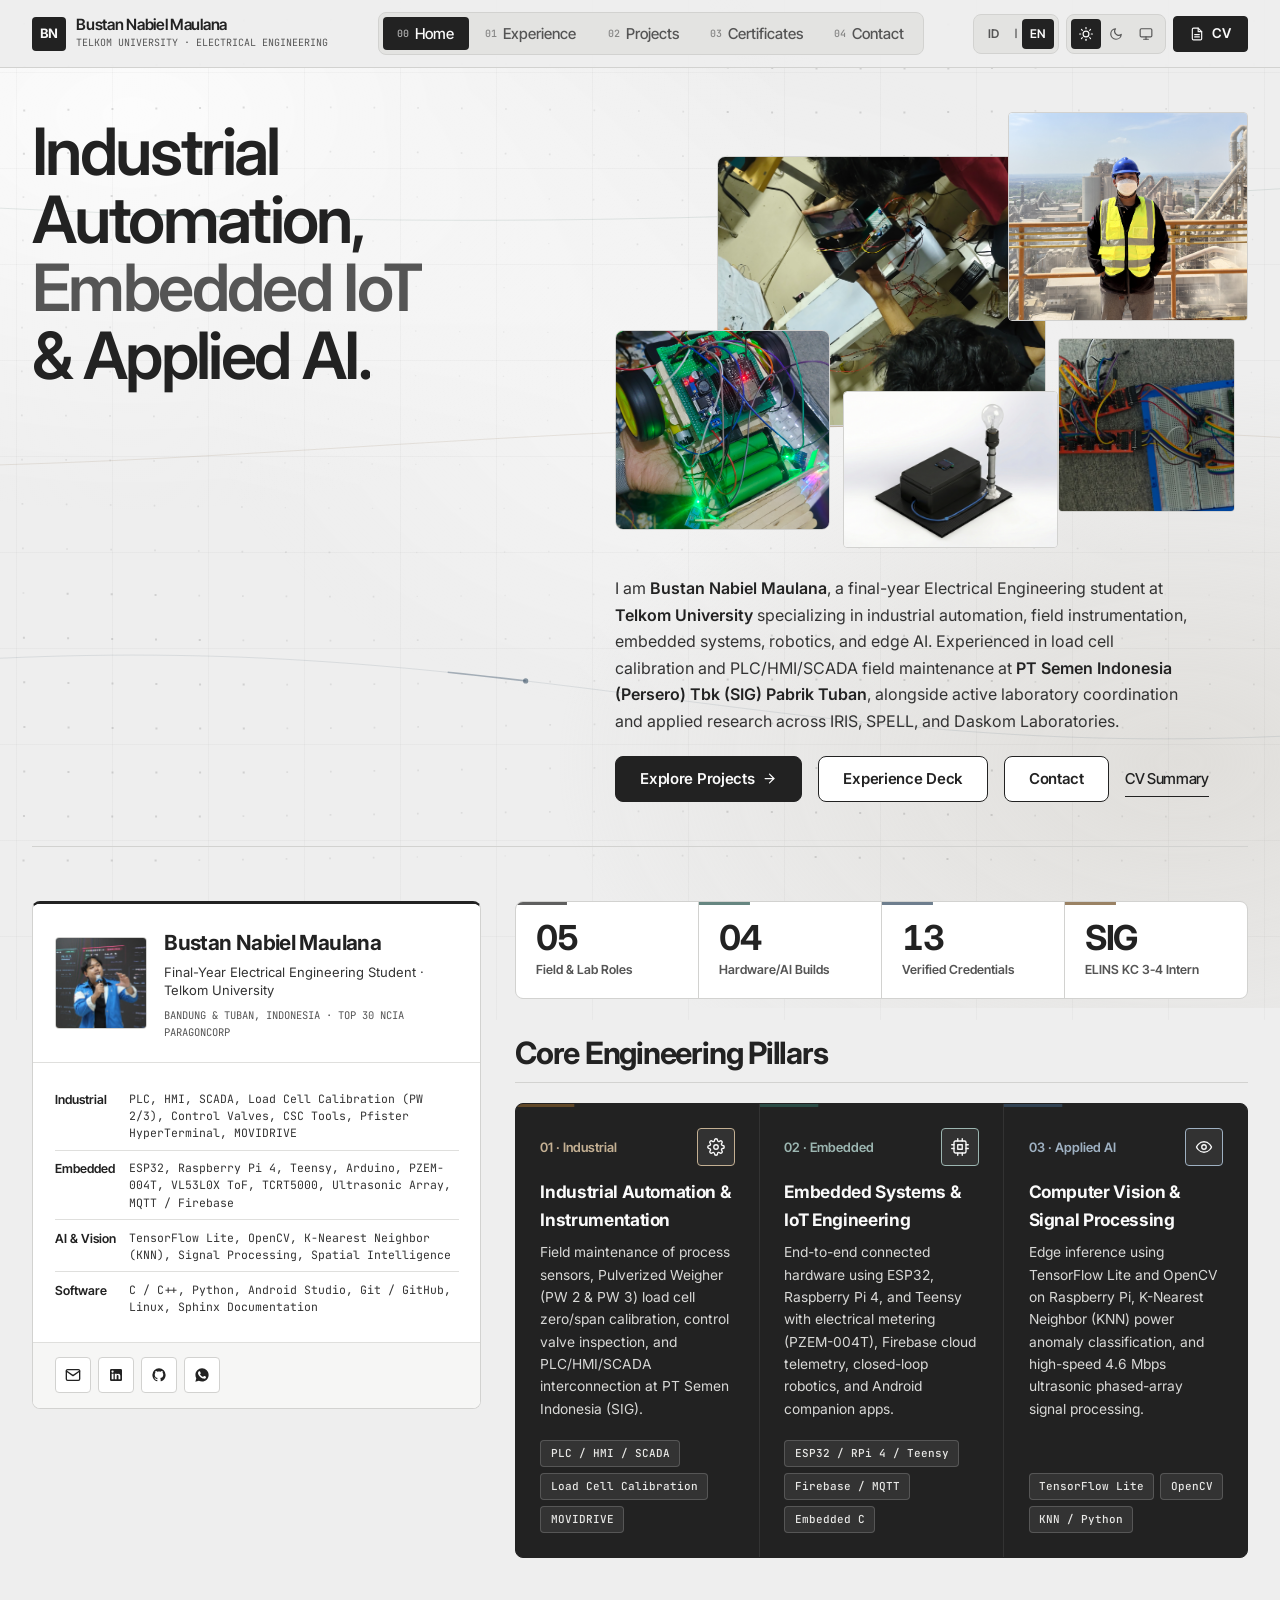
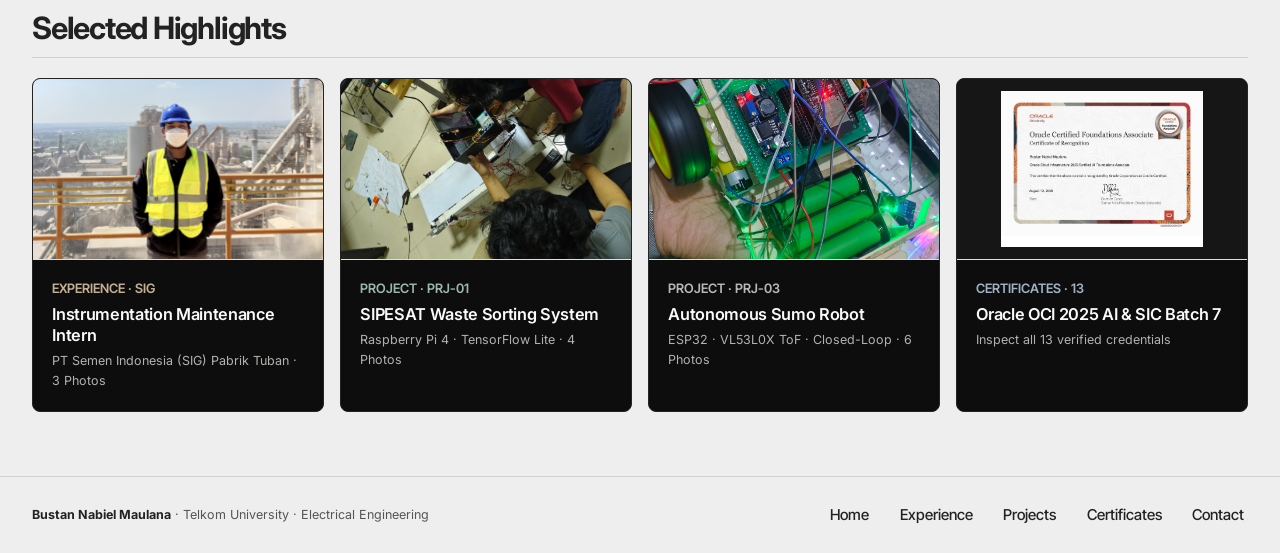
<file: index.html>
<!DOCTYPE html>
<html lang="en" data-theme-mode="light" data-resolved-theme="light">

<head>
  <meta charset="UTF-8" />
  <meta name="viewport" content="width=device-width, initial-scale=1.0" />
  <title>Bustan Nabiel Maulana — Industrial Automation, Embedded IoT &amp; Applied AI</title>
  <meta name="description"
    content="Engineering portfolio of Bustan Nabiel Maulana — Final-Year Electrical Engineering student at Telkom University specializing in industrial automation, instrumentation, embedded IoT systems, robotics, and applied AI." />
  <meta property="og:title" content="Bustan Nabiel Maulana — Industrial Automation, Embedded IoT & Applied AI" />
  <meta property="og:description"
    content="Final-Year Electrical Engineering student at Telkom University. Instrumentation Maintenance Intern at PT Semen Indonesia (SIG), IRIS & SPELL Lab, Daskom Hardware." />
  <meta property="og:type" content="website" />
  <link rel="icon" type="image/svg+xml" href="data:image/svg+xml,%3Csvg xmlns='http://www.w3.org/2000/svg' viewBox='0 0 64 64'%3E%3Crect width='64' height='64' rx='8' fill='%23222222'/%3E%3Ctext x='32' y='41' text-anchor='middle' font-family='Inter,sans-serif' font-weight='700' font-size='26' letter-spacing='-1' fill='%23ffffff'%3EBN%3C/text%3E%3C/svg%3E" />

  <!-- Zero-FOUC theme & language bootstrap -->
  <script>
    (function () {
      var raw = null;
      var savedLang = null;
      try {
        raw = localStorage.getItem('bustan-theme-preference');
        savedLang = localStorage.getItem('bustan-lang-preference');
      } catch (e) {}
      var pref = (raw === 'light' || raw === 'dark' || raw === 'system') ? raw : 'light';
      var sysDark = window.matchMedia && window.matchMedia('(prefers-color-scheme: dark)').matches;
      var resolved = pref === 'dark' ? 'dark' : (pref === 'light' ? 'light' : (sysDark ? 'dark' : 'light'));
      document.documentElement.classList.add('js');
      document.documentElement.setAttribute('data-theme-mode', pref);
      document.documentElement.setAttribute('data-resolved-theme', resolved);
      document.documentElement.setAttribute('data-theme', resolved);
      if (resolved === 'dark') document.documentElement.classList.add('dark');
      if (savedLang === 'id' || savedLang === 'en') document.documentElement.lang = savedLang;
    })();
  </script>

  <!-- Fonts: Inter, Inter Tight (Studio.Design Editorial) & JetBrains Mono (Technical Metadata) -->
  <link rel="preconnect" href="https://fonts.googleapis.com" />
  <link rel="preconnect" href="https://fonts.gstatic.com" crossorigin />
  <link
    href="https://fonts.googleapis.com/css2?family=Inter+Tight:wght@500;600;700&family=Inter:wght@400;500;600;700&family=JetBrains+Mono:wght@400;500;600;700&display=swap"
    rel="stylesheet" />

  <link rel="stylesheet" href="css/style.css" />
</head>

<body>
  <a href="#main-content" class="skip-link">Skip to content</a>

  <!-- Multi-Layer Living Monochrome Background: Breathing Ambient Gallery Light + Drafting Grid + Interactive Live Field -->
  <div id="ambient-canvas-bg" class="ambient-canvas-bg" aria-hidden="true">
    <div class="ambient-canvas-drift"></div>
  </div>
  <div id="ambient-depth-grid" class="ambient-depth-grid" aria-hidden="true"></div>
  <canvas id="kinetic-bg-canvas" class="kinetic-bg-canvas" aria-hidden="true"></canvas>

  <!-- ================= PERSISTENT FULL-WIDTH HEADER ================= -->
  <header class="site-header">
    <div class="container header-inner">
      <a href="#home" data-nav-view="home" class="brand" aria-label="Bustan Nabiel Maulana Home">
        <span class="brand-mark">BN</span>
        <span class="brand-text">
          <span class="brand-name">Bustan Nabiel Maulana</span>
          <span class="brand-sub" data-i18n="brand.sub">TELKOM UNIVERSITY · ELECTRICAL ENGINEERING</span>
        </span>
      </a>

      <nav aria-label="Primary Navigation">
        <div id="desktop-nav-shell" class="nav-shell">
          <span id="nav-slider" class="nav-slider" aria-hidden="true"></span>
          <ul class="nav-list">
            <li><a href="#home" data-nav-view="home" class="nav-item active" aria-current="page"><span class="nav-num">00</span><span data-i18n="nav.home">Home</span></a></li>
            <li><a href="#experience" data-nav-view="experience" class="nav-item"><span class="nav-num">01</span><span data-i18n="nav.experience">Experience</span></a></li>
            <li><a href="#projects" data-nav-view="projects" class="nav-item"><span class="nav-num">02</span><span data-i18n="nav.projects">Projects</span></a></li>
            <li><a href="#certificates" data-nav-view="certificates" class="nav-item"><span class="nav-num">03</span><span data-i18n="nav.certificates">Certificates</span></a></li>
            <li><a href="#contact" data-nav-view="contact" class="nav-item"><span class="nav-num">04</span><span data-i18n="nav.contact">Contact</span></a></li>
          </ul>
        </div>
      </nav>

      <div class="header-actions">
        <!-- Bilingual Language Switcher (ID | EN) -->
        <div class="lang-switch" role="radiogroup" aria-label="Language switcher">
          <span class="pill-glider" aria-hidden="true"></span>
          <button type="button" class="lang-btn" role="radio" data-lang-opt="id" aria-checked="false" aria-label="Bahasa Indonesia">ID</button>
          <span class="lang-sep" aria-hidden="true">|</span>
          <button type="button" class="lang-btn" role="radio" data-lang-opt="en" aria-checked="true" aria-label="English">EN</button>
        </div>

        <!-- Theme Switcher -->
        <div class="theme-switch" role="radiogroup" aria-label="Theme preference">
          <span class="pill-glider" aria-hidden="true"></span>
          <button type="button" class="theme-btn" role="radio" data-theme-opt="light" aria-checked="true" aria-label="Light mode" title="Light mode">
            <svg width="14" height="14" viewBox="0 0 24 24" fill="none" stroke="currentColor" stroke-width="2" stroke-linecap="round" stroke-linejoin="round" aria-hidden="true">
              <circle cx="12" cy="12" r="5"></circle>
              <line x1="12" y1="1" x2="12" y2="3"></line><line x1="12" y1="21" x2="12" y2="23"></line>
              <line x1="4.22" y1="4.22" x2="5.64" y2="5.64"></line><line x1="18.36" y1="18.36" x2="19.78" y2="19.78"></line>
              <line x1="1" y1="12" x2="3" y2="12"></line><line x1="21" y1="12" x2="23" y2="12"></line>
              <line x1="4.22" y1="19.78" x2="5.64" y2="18.36"></line><line x1="18.36" y1="5.64" x2="19.78" y2="4.22"></line>
            </svg>
          </button>
          <button type="button" class="theme-btn" role="radio" data-theme-opt="dark" aria-checked="false" aria-label="Dark mode" title="Dark mode">
            <svg width="14" height="14" viewBox="0 0 24 24" fill="none" stroke="currentColor" stroke-width="2" stroke-linecap="round" stroke-linejoin="round" aria-hidden="true">
              <path d="M21 12.79A9 9 0 1 1 11.21 3 7 7 0 0 0 21 12.79z"></path>
            </svg>
          </button>
          <button type="button" class="theme-btn" role="radio" data-theme-opt="system" aria-checked="false" aria-label="System theme" title="Follow system theme">
            <svg width="14" height="14" viewBox="0 0 24 24" fill="none" stroke="currentColor" stroke-width="2" stroke-linecap="round" stroke-linejoin="round" aria-hidden="true">
              <rect x="2" y="3" width="20" height="14" rx="2" ry="2"></rect>
              <line x1="8" y1="21" x2="16" y2="21"></line><line x1="12" y1="17" x2="12" y2="21"></line>
            </svg>
          </button>
        </div>

        <button type="button" class="btn btn-primary btn-sm header-cv-btn" data-open-cv>
          <svg width="14" height="14" viewBox="0 0 24 24" fill="none" stroke="currentColor" stroke-width="2" stroke-linecap="round" stroke-linejoin="round" aria-hidden="true">
            <path d="M14 2H6a2 2 0 0 0-2 2v16a2 2 0 0 0 2 2h12a2 2 0 0 0 2-2V8z"></path>
            <polyline points="14 2 14 8 20 8"></polyline>
            <line x1="16" y1="13" x2="8" y2="13"></line>
            <line x1="16" y1="17" x2="8" y2="17"></line>
          </svg>
          <span data-i18n="nav.cv">CV</span>
        </button>

        <button type="button" id="mobile-menu-btn" class="mobile-toggle" aria-label="Toggle navigation menu" aria-expanded="false">
          <svg width="18" height="18" viewBox="0 0 24 24" fill="none" stroke="currentColor" stroke-width="2" stroke-linecap="round" aria-hidden="true">
            <line x1="3" y1="6" x2="21" y2="6"></line>
            <line x1="3" y1="12" x2="21" y2="12"></line>
            <line x1="3" y1="18" x2="21" y2="18"></line>
          </svg>
        </button>
      </div>
    </div>
    <div class="scroll-progress" aria-hidden="true">
      <span id="scroll-progress-bar" class="scroll-progress-bar"></span>
    </div>
  </header>

  <!-- Mobile / Tablet Navigation Drawer -->
  <div id="mobile-drawer" class="mobile-drawer" aria-label="Mobile Navigation">
    <ul class="mobile-nav-list">
      <li><a href="#home" data-nav-view="home" class="mobile-nav-link active"><span data-i18n="nav.home">Home</span><span class="mono">00</span></a></li>
      <li><a href="#experience" data-nav-view="experience" class="mobile-nav-link"><span data-i18n="mobile.experience">Experience &amp; Field Work</span><span class="mono">01</span></a></li>
      <li><a href="#projects" data-nav-view="projects" class="mobile-nav-link"><span data-i18n="mobile.projects">Projects Showcase</span><span class="mono">02</span></a></li>
      <li><a href="#certificates" data-nav-view="certificates" class="mobile-nav-link"><span data-i18n="mobile.certificates">Official Certificates (13)</span><span class="mono">03</span></a></li>
      <li><a href="#contact" data-nav-view="contact" class="mobile-nav-link"><span data-i18n="mobile.contact">Contact</span><span class="mono">04</span></a></li>
      <li><button type="button" class="mobile-nav-link" style="width:100%;" data-open-cv><span data-i18n="home.cta.cv">CV Summary</span><span class="mono">CV</span></button></li>
    </ul>
    <div class="mobile-drawer-foot mobile-controls-row">
      <div class="mobile-control-group">
        <span class="mono" style="font-size:11px; color:var(--ink-muted);" data-i18n="mobile.lang">LANG</span>
        <div class="lang-switch" role="radiogroup" aria-label="Mobile language switcher">
          <span class="pill-glider" aria-hidden="true"></span>
          <button type="button" class="lang-btn" role="radio" data-lang-opt="id" aria-checked="false" aria-label="Bahasa Indonesia">ID</button>
          <span class="lang-sep" aria-hidden="true">|</span>
          <button type="button" class="lang-btn" role="radio" data-lang-opt="en" aria-checked="true" aria-label="English">EN</button>
        </div>
      </div>

      <div class="mobile-control-group">
        <span class="mono" style="font-size:11px; color:var(--ink-muted);" data-i18n="mobile.theme">THEME</span>
        <div class="theme-switch" style="display:inline-flex;" role="radiogroup" aria-label="Mobile theme preference">
          <span class="pill-glider" aria-hidden="true"></span>
          <button type="button" class="theme-btn" role="radio" data-theme-opt="light" aria-checked="true" aria-label="Light mode">
            <svg width="14" height="14" viewBox="0 0 24 24" fill="none" stroke="currentColor" stroke-width="2"><circle cx="12" cy="12" r="5"></circle><line x1="12" y1="1" x2="12" y2="3"></line><line x1="12" y1="21" x2="12" y2="23"></line><line x1="1" y1="12" x2="3" y2="12"></line><line x1="21" y1="12" x2="23" y2="12"></line></svg>
          </button>
          <button type="button" class="theme-btn" role="radio" data-theme-opt="dark" aria-checked="false" aria-label="Dark mode">
            <svg width="14" height="14" viewBox="0 0 24 24" fill="none" stroke="currentColor" stroke-width="2"><path d="M21 12.79A9 9 0 1 1 11.21 3 7 7 0 0 0 21 12.79z"></path></svg>
          </button>
          <button type="button" class="theme-btn" role="radio" data-theme-opt="system" aria-checked="false" aria-label="System theme">
            <svg width="14" height="14" viewBox="0 0 24 24" fill="none" stroke="currentColor" stroke-width="2"><rect x="2" y="3" width="20" height="14" rx="2" ry="2"></rect><line x1="8" y1="21" x2="16" y2="21"></line><line x1="12" y1="17" x2="12" y2="21"></line></svg>
          </button>
        </div>
      </div>
    </div>
  </div>

  <!-- ================= MULTI-LAYER MAIN STAGE (FULL-WIDTH 1600px) ================= -->
  <main id="main-content" class="main-stage">
    <div class="container">

      <!-- ===============================================================
           LAYER 00: HOME (STUDIO.DESIGN "GALLERY WALL IN MOTION" HERO)
           =============================================================== -->
      <section id="view-home" class="view-layer active" aria-label="Home Overview">
        <!-- Asymmetric Gallery Wall Hero on Seamless Studio Canvas (#eeeeee) -->
        <div class="gallery-hero">
          <div class="hero-statement-block">
            <h1 class="hero-headline">
              <span class="hero-mask"><span class="hero-mask-inner" style="--mask-i:0" data-i18n="home.headline.pre">Industrial Automation, </span></span><span class="hero-mask"><span class="hero-mask-inner headline-subdued" style="--mask-i:1" data-i18n="home.headline.accent">Embedded IoT</span></span><span class="hero-mask"><span class="hero-mask-inner" style="--mask-i:2" data-i18n="home.headline.post"> &amp; Applied AI.</span></span>
            </h1>
          </div>

          <!-- Center-Right Overlapping Portfolio Mosaic (Raw Vivid Work, 4px/8px Radii, Depth Parallax) -->
          <div id="hero-mosaic" class="hero-mosaic" aria-label="Featured Engineering Works Collage">
            <button type="button" class="mosaic-tile tile-a radius-lg" data-tone="teal" data-parallax-depth="0.55" data-jump-view="projects" data-jump-id="prj-sipesat" style="--tile-i:0" aria-label="SIPESAT Waste Sorting System">
              <span class="mosaic-parallax">
                <img src="images/projects/SIPESAT%20%E2%80%93%20Sistem%20Pemilah%20Sampah%20Terpadu/IMG_20261120_103621.jpg" alt="SIPESAT Integrated Waste Sorting System" width="1280" height="800" fetchpriority="high" decoding="async" />
                <span class="mosaic-tag">PRJ-01 · SIPESAT</span>
              </span>
            </button>

            <button type="button" class="mosaic-tile tile-b radius-md" data-tone="amber" data-parallax-depth="-0.75" data-jump-view="experience" data-jump-id="exp-sig" style="--tile-i:1" aria-label="PT Semen Indonesia Internship">
              <span class="mosaic-parallax">
                <img src="images/experience/Instrumentation%20Maintenance%20Intern/Semen1.JPG" alt="PT Semen Indonesia Instrumentation Maintenance" width="960" height="720" decoding="async" />
                <span class="mosaic-tag">EXP-01 · SIG TUBAN</span>
              </span>
            </button>

            <button type="button" class="mosaic-tile tile-c radius-lg" data-tone="cobalt" data-parallax-depth="0.95" data-jump-view="projects" data-jump-id="prj-sumo" style="--tile-i:2" aria-label="Autonomous Sumo Robot Navigation System">
              <span class="mosaic-parallax">
                <img src="images/projects/Autonomous%20Sumo%20Robot%20Navigation%20System/sumo.jpg" alt="Autonomous Sumo Robot Navigation System" width="960" height="720" decoding="async" />
                <span class="mosaic-tag">PRJ-03 · SUMO ROBOT</span>
              </span>
            </button>

            <button type="button" class="mosaic-tile tile-d radius-md" data-tone="teal" data-parallax-depth="-0.45" data-jump-view="projects" data-jump-id="prj-iot-power" style="--tile-i:3" aria-label="IoT Power Intensity Control and Energy Monitoring with KNN">
              <span class="mosaic-parallax">
                <img src="images/projects/IoT%20Power%20Intensity%20Control%20%26%20Energy%20Monitoring%20with%20KNN/iot1.jpg" alt="IoT Power Monitoring with KNN" width="960" height="600" decoding="async" />
                <span class="mosaic-tag">PRJ-02 · IOT KNN</span>
              </span>
            </button>

            <button type="button" class="mosaic-tile tile-e radius-md" data-tone="sky" data-parallax-depth="0.65" data-jump-view="projects" data-jump-id="prj-agv" style="--tile-i:4" aria-label="AGV Blind Spot Detection System">
              <span class="mosaic-parallax">
                <img src="images/projects/AGV%20Blind%20Spot%20Detection%20System/ultrasonic1.jpg" alt="AGV Blind Spot Ultrasonic Phased Array" width="960" height="600" decoding="async" />
                <span class="mosaic-tag">PRJ-04 · AGV ARRAY</span>
              </span>
            </button>
          </div>

          <!-- Lower-Right Editorial Description + Prominent Action Controls -->
          <div class="hero-lower-right">
            <p class="hero-bio hero-enter-item" style="--hero-i:0" data-i18n-html="home.bio.html">
              I am <strong>Bustan Nabiel Maulana</strong>, a final-year Electrical Engineering student at
              <strong>Telkom University</strong> specializing in industrial automation, field instrumentation, embedded
              systems, robotics, and edge AI. Experienced in load cell calibration and PLC/HMI/SCADA field maintenance
              at <strong>PT Semen Indonesia (Persero) Tbk (SIG) Pabrik Tuban</strong>, alongside active laboratory
              coordination and applied research across IRIS, SPELL, and Daskom Laboratories.
            </p>

            <div class="hero-actions">
              <a href="#projects" data-nav-view="projects" class="btn btn-primary btn-lift hero-enter-item" style="--hero-i:1">
                <span data-i18n="home.cta.projects">Explore Projects</span>
                <svg width="15" height="15" viewBox="0 0 24 24" fill="none" stroke="currentColor" stroke-width="2" stroke-linecap="round" stroke-linejoin="round" aria-hidden="true"><line x1="5" y1="12" x2="19" y2="12"></line><polyline points="12 5 19 12 12 19"></polyline></svg>
              </a>
              <a href="#experience" data-nav-view="experience" class="btn btn-secondary hero-enter-item" style="--hero-i:2" data-i18n="home.cta.experience">Experience Deck</a>
              <a href="#contact" data-nav-view="contact" class="btn btn-secondary hero-enter-item" style="--hero-i:3" data-i18n="home.cta.contact">Contact</a>
              <button type="button" class="btn btn-bare hero-enter-item" style="--hero-i:4" data-open-cv data-i18n="home.cta.cv">CV Summary</button>
            </div>
          </div>
        </div>

        <!-- Engineer Profile Dossier + Portfolio Metrics + Core Engineering Pillars -->
        <div class="home-split home-subblock">
          <!-- Left Sticky Column: Engineer Profile Card -->
          <aside class="dossier-col" aria-label="Engineer Profile Dossier">
            <div class="dossier-card interactive-card stagger-item scroll-reveal" data-tone="cobalt" style="--stagger-i:2; --reveal-i:0">
              <div class="dossier-head">
                <div class="portrait-box parallax-frame" data-scroll-parallax="0.12">
                  <img src="images/profile/foto_profil.jpg" alt="Portrait of Bustan Nabiel Maulana" width="184" height="184" loading="lazy" decoding="async" />
                </div>
                <div class="dossier-identity">
                  <h2>Bustan Nabiel Maulana</h2>
                  <p class="dossier-title" data-i18n="dossier.title">Final-Year Electrical Engineering Student · Telkom University</p>
                  <div class="dossier-meta" data-i18n="dossier.meta">BANDUNG &amp; TUBAN, INDONESIA · TOP 30 NCIA PARAGONCORP</div>
                </div>
              </div>

              <div class="dossier-body">
                <table class="spec-table" aria-label="Technical Competencies">
                  <tbody>
                    <tr>
                      <th data-i18n="dossier.th.industrial">Industrial</th>
                      <td>PLC, HMI, SCADA, Load Cell Calibration (PW 2/3), Control Valves, CSC Tools, Pfister HyperTerminal, MOVIDRIVE</td>
                    </tr>
                    <tr>
                      <th data-i18n="dossier.th.embedded">Embedded</th>
                      <td>ESP32, Raspberry Pi 4, Teensy, Arduino, PZEM-004T, VL53L0X ToF, TCRT5000, Ultrasonic Array, MQTT / Firebase</td>
                    </tr>
                    <tr>
                      <th data-i18n="dossier.th.ai">AI &amp; Vision</th>
                      <td>TensorFlow Lite, OpenCV, K-Nearest Neighbor (KNN), Signal Processing, Spatial Intelligence</td>
                    </tr>
                    <tr>
                      <th data-i18n="dossier.th.software">Software</th>
                      <td>C / C++, Python, Android Studio, Git / GitHub, Linux, Sphinx Documentation</td>
                    </tr>
                  </tbody>
                </table>
              </div>

              <div class="dossier-foot">
                <div class="social-icon-row">
                  <a class="icon-chip" href="mailto:bustanmaulana50@gmail.com" aria-label="Email Bustan" title="bustanmaulana50@gmail.com">
                    <svg width="16" height="16" viewBox="0 0 24 24" fill="none" stroke="currentColor" stroke-width="2" stroke-linecap="round" stroke-linejoin="round" aria-hidden="true"><path d="M4 4h16c1.1 0 2 .9 2 2v12c0 1.1-.9 2-2 2H4c-1.1 0-2-.9-2-2V6c0-1.1.9-2 2-2z"></path><polyline points="22,6 12,13 2,6"></polyline></svg>
                  </a>
                  <a class="icon-chip" href="https://linkedin.com/in/bustannabiel" target="_blank" rel="noopener noreferrer" aria-label="LinkedIn" title="LinkedIn">
                    <svg width="16" height="16" viewBox="0 0 24 24" fill="currentColor" aria-hidden="true"><path d="M19 3a2 2 0 0 1 2 2v14a2 2 0 0 1-2 2H5a2 2 0 0 1-2-2V5a2 2 0 0 1 2-2h14m-.5 15.5v-5.3a3.26 3.26 0 0 0-3.26-3.26c-.85 0-1.84.52-2.28 1.3v-1.11h-2.79v8.37h2.79v-4.93c0-.77.62-1.4 1.39-1.4a1.4 1.4 0 0 1 1.4 1.4v4.93h2.75M6.88 8.56a1.68 1.68 0 0 0 1.68-1.68c0-.93-.75-1.69-1.68-1.69a1.69 1.69 0 0 0-1.69 1.69c0 .93.76 1.68 1.69 1.68m1.39 9.94v-8.37H5.5v8.37h2.77z"></path></svg>
                  </a>
                  <a class="icon-chip" href="https://github.com/bustanmln" target="_blank" rel="noopener noreferrer" aria-label="GitHub" title="GitHub">
                    <svg width="16" height="16" viewBox="0 0 24 24" fill="currentColor" aria-hidden="true"><path d="M12 2A10 10 0 0 0 2 12c0 4.42 2.87 8.17 6.84 9.5.5.08.66-.23.66-.5v-1.69c-2.77.6-3.36-1.34-3.36-1.34-.46-1.16-1.11-1.47-1.11-1.47-.91-.62.07-.6.07-.6 1 .07 1.53 1.03 1.53 1.03.87 1.52 2.34 1.07 2.91.83.09-.65.35-1.09.63-1.34-2.22-.25-4.55-1.11-4.55-4.92 0-1.11.38-2 1.03-2.71-.1-.25-.45-1.29.1-2.64 0 0 .84-.27 2.75 1.02.79-.22 1.65-.33 2.5-.33.85 0 1.71.11 2.5.33 1.91-1.29 2.75-1.02 2.75-1.02.55 1.35.2 2.39.1 2.64.65.71 1.03 1.6 1.03 2.71 0 3.82-2.34 4.66-4.57 4.91.36.31.69.92.69 1.85V21c0 .27.16.59.67.5C19.14 20.16 22 16.42 22 12A10 10 0 0 0 12 2z"></path></svg>
                  </a>
                  <a class="icon-chip" href="https://wa.me/6281216919968" target="_blank" rel="noopener noreferrer" aria-label="WhatsApp" title="WhatsApp">
                    <svg width="16" height="16" viewBox="0 0 24 24" fill="currentColor" aria-hidden="true"><path d="M12.04 2C6.58 2 2.13 6.45 2.13 11.91c0 1.75.46 3.45 1.32 4.95L2.05 22l5.25-1.38c1.45.79 3.08 1.21 4.74 1.21 5.46 0 9.91-4.45 9.91-9.91C21.95 6.45 17.5 2 12.04 2m5.82 14.12c-.25.7-1.45 1.34-2 1.42-.51.08-1.15.11-1.86-.12-.43-.14-.98-.32-1.69-.63-2.98-1.29-4.92-4.3-5.07-4.5-.15-.2-1.21-1.61-1.21-3.07s.77-2.18 1.04-2.48c.27-.3.59-.37.79-.37.2 0 .4 0 .57.01.18.01.43-.07.67.51.25.6.85 2.07.92 2.22.07.15.12.32.02.52-.1.2-.15.32-.3.5-.15.17-.31.38-.45.51-.15.15-.3.31-.13.61.17.3.77 1.27 1.65 2.05 1.13 1.01 2.09 1.32 2.39 1.47.3.15.47.12.64-.07.17-.2.74-.86.94-1.16.2-.3.4-.25.67-.15.27.1 1.73.82 2.03.97.3.15.5.22.57.35.07.12.07.72-.18 1.42z"></path></svg>
                  </a>
                </div>
              </div>
            </div>
          </aside>

          <!-- Right Column: KPI Metrics + Dark Charcoal Core Engineering Pillars -->
          <div class="home-main-col">
            <div class="stagger-item scroll-reveal" style="--stagger-i:2; --reveal-i:1">
              <div class="kpi-strip" aria-label="Portfolio Metrics">
                <a href="#experience" data-nav-view="experience" class="kpi-cell interactive-card" data-tone="cobalt">
                  <span class="kpi-num">05</span>
                  <span class="kpi-label" data-i18n="home.kpi.exp">Field &amp; Lab Roles</span>
                </a>
                <a href="#projects" data-nav-view="projects" class="kpi-cell interactive-card" data-tone="teal">
                  <span class="kpi-num">04</span>
                  <span class="kpi-label" data-i18n="home.kpi.prj">Hardware/AI Builds</span>
                </a>
                <a href="#certificates" data-nav-view="certificates" class="kpi-cell interactive-card" data-tone="sky">
                  <span class="kpi-num">13</span>
                  <span class="kpi-label" data-i18n="home.kpi.cert">Verified Credentials</span>
                </a>
                <a href="#experience" data-jump-view="experience" data-jump-id="exp-sig" class="kpi-cell interactive-card" data-tone="amber">
                  <span class="kpi-num">SIG</span>
                  <span class="kpi-label" data-i18n="home.kpi.sig">ELINS KC 3-4 Intern</span>
                </a>
              </div>
            </div>

            <!-- Core Competency Pillars -->
            <div class="stagger-item scroll-reveal" style="--stagger-i:3">
              <div class="subblock-head">
                <h2 class="subblock-title editorial-heading" data-i18n="pillars.title">Core Engineering Pillars</h2>
              </div>

              <div class="pillars-grid dark-feature-panel">
                <div class="pillar-card interactive-card" data-tone="amber">
                  <div>
                    <div class="pillar-head">
                      <span class="eyebrow eyebrow-inverse" data-i18n="pillars.c1.eyebrow">01 · Industrial</span>
                      <span class="pillar-icon" aria-hidden="true">
                        <svg width="18" height="18" viewBox="0 0 24 24" fill="none" stroke="currentColor" stroke-width="1.8" stroke-linecap="round" stroke-linejoin="round"><circle cx="12" cy="12" r="3"></circle><path d="M19.4 15a1.65 1.65 0 0 0 .33 1.82l.06.06a2 2 0 1 1-2.83 2.83l-.06-.06a1.65 1.65 0 0 0-1.82-.33 1.65 1.65 0 0 0-1 1.51V21a2 2 0 0 1-4 0v-.09A1.65 1.65 0 0 0 9 19.4a1.65 1.65 0 0 0-1.82.33l-.06.06a2 2 0 1 1-2.83-2.83l.06-.06a1.65 1.65 0 0 0 .33-1.82 1.65 1.65 0 0 0-1.51-1H3a2 2 0 0 1 0-4h.09A1.65 1.65 0 0 0 4.6 9a1.65 1.65 0 0 0-.33-1.82l-.06-.06a2 2 0 1 1 2.83-2.83l.06.06a1.65 1.65 0 0 0 1.82.33H9a1.65 1.65 0 0 0 1-1.51V3a2 2 0 0 1 4 0v.09a1.65 1.65 0 0 0 1 1.51 1.65 1.65 0 0 0 1.82-.33l.06-.06a2 2 0 1 1 2.83 2.83l-.06.06a1.65 1.65 0 0 0-.33 1.82V9a1.65 1.65 0 0 0 1.51 1H21a2 2 0 0 1 0 4h-.09a1.65 1.65 0 0 0-1.51 1z"></path></svg>
                      </span>
                    </div>
                    <h3 data-i18n="pillars.c1.title">Industrial Automation &amp; Instrumentation</h3>
                    <p data-i18n="pillars.c1.desc">Field maintenance of process sensors, Pulverized Weigher (PW 2 &amp; PW 3) load cell zero/span calibration, control valve inspection, and PLC/HMI/SCADA interconnection at PT Semen Indonesia (SIG).</p>
                  </div>
                  <div class="tag-list">
                    <span class="tag tag-dark">PLC / HMI / SCADA</span>
                    <span class="tag tag-dark">Load Cell Calibration</span>
                    <span class="tag tag-dark">MOVIDRIVE</span>
                  </div>
                </div>

                <div class="pillar-card interactive-card" data-tone="teal">
                  <div>
                    <div class="pillar-head">
                      <span class="eyebrow eyebrow-inverse" data-i18n="pillars.c2.eyebrow">02 · Embedded</span>
                      <span class="pillar-icon" aria-hidden="true">
                        <svg width="18" height="18" viewBox="0 0 24 24" fill="none" stroke="currentColor" stroke-width="1.8" stroke-linecap="round" stroke-linejoin="round"><rect x="4" y="4" width="16" height="16" rx="2" ry="2"></rect><rect x="9" y="9" width="6" height="6"></rect><line x1="9" y1="1" x2="9" y2="4"></line><line x1="15" y1="1" x2="15" y2="4"></line><line x1="9" y1="20" x2="9" y2="23"></line><line x1="15" y1="20" x2="15" y2="23"></line><line x1="20" y1="9" x2="23" y2="9"></line><line x1="20" y1="14" x2="23" y2="14"></line><line x1="1" y1="9" x2="4" y2="9"></line><line x1="1" y1="14" x2="4" y2="14"></line></svg>
                      </span>
                    </div>
                    <h3 data-i18n="pillars.c2.title">Embedded Systems &amp; IoT Engineering</h3>
                    <p data-i18n="pillars.c2.desc">End-to-end connected hardware using ESP32, Raspberry Pi 4, and Teensy with electrical metering (PZEM-004T), Firebase cloud telemetry, closed-loop robotics, and Android companion apps.</p>
                  </div>
                  <div class="tag-list">
                    <span class="tag tag-dark">ESP32 / RPi 4 / Teensy</span>
                    <span class="tag tag-dark">Firebase / MQTT</span>
                    <span class="tag tag-dark">Embedded C</span>
                  </div>
                </div>

                <div class="pillar-card interactive-card" data-tone="sky">
                  <div>
                    <div class="pillar-head">
                      <span class="eyebrow eyebrow-inverse" data-i18n="pillars.c3.eyebrow">03 · Applied AI</span>
                      <span class="pillar-icon" aria-hidden="true">
                        <svg width="18" height="18" viewBox="0 0 24 24" fill="none" stroke="currentColor" stroke-width="1.8" stroke-linecap="round" stroke-linejoin="round"><path d="M2 12s3-7 10-7 10 7 10 7-3 7-10 7-10-7-10-7Z"></path><circle cx="12" cy="12" r="3"></circle></svg>
                      </span>
                    </div>
                    <h3 data-i18n="pillars.c3.title">Computer Vision &amp; Signal Processing</h3>
                    <p data-i18n="pillars.c3.desc">Edge inference using TensorFlow Lite and OpenCV on Raspberry Pi, K-Nearest Neighbor (KNN) power anomaly classification, and high-speed 4.6 Mbps ultrasonic phased-array signal processing.</p>
                  </div>
                  <div class="tag-list">
                    <span class="tag tag-dark">TensorFlow Lite</span>
                    <span class="tag tag-dark">OpenCV</span>
                    <span class="tag tag-dark">KNN / Python</span>
                  </div>
                </div>
              </div>
            </div>
          </div>
        </div>

        <!-- Full-Width Black Showcase Highlights -->
        <div class="home-subblock stagger-item scroll-reveal" style="--stagger-i:4">
          <div class="subblock-head">
            <h2 class="subblock-title editorial-heading" data-i18n="highlights.title">Selected Highlights</h2>
          </div>

          <div class="highlights-grid">
            <button type="button" class="highlight-card black-showcase-card interactive-card scroll-reveal" data-tone="amber" style="--reveal-i:0" data-jump-view="experience" data-jump-id="exp-sig">
              <div class="highlight-thumb parallax-frame" data-scroll-parallax="0.18">
                <img src="images/experience/Instrumentation%20Maintenance%20Intern/Semen1.JPG" alt="PT Semen Indonesia Internship" width="800" height="500" loading="lazy" decoding="async" />
              </div>
              <div class="highlight-body">
                <span class="eyebrow eyebrow-inverse" data-i18n="highlights.h1.eyebrow">EXPERIENCE · SIG</span>
                <h3 data-i18n="highlights.h1.title">Instrumentation Maintenance Intern</h3>
                <p data-i18n="highlights.h1.sub">PT Semen Indonesia (SIG) Pabrik Tuban · 3 Photos</p>
              </div>
            </button>

            <button type="button" class="highlight-card black-showcase-card interactive-card scroll-reveal" data-tone="teal" style="--reveal-i:1" data-jump-view="projects" data-jump-id="prj-sipesat">
              <div class="highlight-thumb parallax-frame" data-scroll-parallax="0.22">
                <img src="images/projects/SIPESAT%20%E2%80%93%20Sistem%20Pemilah%20Sampah%20Terpadu/IMG_20261120_103621.jpg" alt="SIPESAT Waste Sorting System" width="800" height="500" loading="lazy" decoding="async" />
              </div>
              <div class="highlight-body">
                <span class="eyebrow eyebrow-inverse" data-i18n="highlights.h2.eyebrow">PROJECT · PRJ-01</span>
                <h3 data-i18n="highlights.h2.title">SIPESAT Waste Sorting System</h3>
                <p data-i18n="highlights.h2.sub">Raspberry Pi 4 · TensorFlow Lite · 4 Photos</p>
              </div>
            </button>

            <button type="button" class="highlight-card black-showcase-card interactive-card scroll-reveal" data-tone="cobalt" style="--reveal-i:2" data-jump-view="projects" data-jump-id="prj-sumo">
              <div class="highlight-thumb parallax-frame" data-scroll-parallax="0.18">
                <img src="images/projects/Autonomous%20Sumo%20Robot%20Navigation%20System/sumo.jpg" alt="Autonomous Sumo Robot" width="800" height="500" loading="lazy" decoding="async" />
              </div>
              <div class="highlight-body">
                <span class="eyebrow eyebrow-inverse" data-i18n="highlights.h3.eyebrow">PROJECT · PRJ-03</span>
                <h3 data-i18n="highlights.h3.title">Autonomous Sumo Robot</h3>
                <p data-i18n="highlights.h3.sub">ESP32 · VL53L0X ToF · Closed-Loop · 6 Photos</p>
              </div>
            </button>

            <button type="button" class="highlight-card black-showcase-card interactive-card scroll-reveal" data-tone="sky" style="--reveal-i:3" data-jump-view="certificates">
              <div class="highlight-thumb contain-img">
                <img src="images/certificates/oracle_ai_foundations.png" alt="Oracle OCI 2025 Certified AI Foundations Associate" width="800" height="500" loading="lazy" decoding="async" />
              </div>
              <div class="highlight-body">
                <span class="eyebrow eyebrow-inverse" data-i18n="highlights.h4.eyebrow">CERTIFICATES · 13</span>
                <h3 data-i18n="highlights.h4.title">Oracle OCI 2025 AI &amp; SIC Batch 7</h3>
                <p data-i18n="highlights.h4.sub">Inspect all 13 verified credentials</p>
              </div>
            </button>
          </div>
        </div>
      </section>

      <!-- ===============================================================
           LAYER 01: EXPERIENCE (FULL-WIDTH MASTER-DETAIL SPLIT)
           =============================================================== -->
      <section id="view-experience" class="view-layer" aria-label="Experience and Leadership">
        <div class="layer-header stagger-item" style="--stagger-i:0">
          <div class="layer-header-row">
            <div>
              <span class="eyebrow" data-i18n="exp.eyebrow">01 · Field Work, Laboratories &amp; Leadership</span>
              <h2 class="layer-title" data-i18n="exp.title">Experience Deck</h2>
              <p class="layer-subtitle" data-i18n="exp.subtitle">
                Select any role on the left to inspect verified technical scope, field documentation, and full multi-photo galleries (32 authentic photos across 5 folders).
              </p>
            </div>

            <div class="filter-bar" role="group" aria-label="Filter experience by track">
              <span class="filter-glider" aria-hidden="true"></span>
              <button type="button" class="filter-btn active" data-exp-filter="all" data-i18n="exp.filter.all">All (5)</button>
              <button type="button" class="filter-btn" data-exp-filter="industrial" data-i18n="exp.filter.industrial">Industrial (1)</button>
              <button type="button" class="filter-btn" data-exp-filter="lab" data-i18n="exp.filter.lab">Laboratories (3)</button>
              <button type="button" class="filter-btn" data-exp-filter="community" data-i18n="exp.filter.community">Community (1)</button>
            </div>
          </div>
        </div>

        <div class="split-grid stagger-item" style="--stagger-i:1">
          <div id="exp-directory" class="directory-list" aria-label="Experience Directory"></div>
          <div id="exp-detail" aria-live="polite"></div>
        </div>
      </section>

      <!-- ===============================================================
           LAYER 02: PROJECTS (FULL-WIDTH BENTO GRID + 2-COL BLUEPRINT)
           =============================================================== -->
      <section id="view-projects" class="view-layer" aria-label="Engineering Projects">
        <div class="layer-header stagger-item" style="--stagger-i:0">
          <div class="layer-header-row">
            <div>
              <span class="eyebrow" data-i18n="prj.eyebrow">02 · Hardware, IoT, Robotics &amp; AI</span>
              <h2 class="layer-title" data-i18n="prj.title">Engineering Projects Showcase</h2>
              <p class="layer-subtitle" data-i18n="prj.subtitle">
                Select a project from the directory to review its engineering problem context, system architecture, specifications, and complete hardware documentation gallery (17 authentic photos).
              </p>
            </div>

            <div class="filter-bar" role="group" aria-label="Filter projects by category">
              <span class="filter-glider" aria-hidden="true"></span>
              <button type="button" class="filter-btn active" data-prj-filter="all" data-i18n="prj.filter.all">All Projects (4)</button>
              <button type="button" class="filter-btn" data-prj-filter="iot" data-i18n="prj.filter.iot">IoT &amp; Vision (2)</button>
              <button type="button" class="filter-btn" data-prj-filter="robotics" data-i18n="prj.filter.robotics">Robotics &amp; Safety (2)</button>
            </div>
          </div>
        </div>

        <!-- 4-Up Bento Project Grid -->
        <div id="prj-bento" class="projects-bento-grid stagger-item" style="--stagger-i:1" aria-label="Projects Bento Grid"></div>

        <div class="bento-hint-bar stagger-item" style="--stagger-i:2">
          <span data-i18n="prj.bentoHint">Select any project card above to inspect its full engineering datasheet &amp; photo gallery below.</span>
        </div>

        <!-- Full-Width 2-Column Technical Blueprint -->
        <div id="prj-detail" class="stagger-item" style="--stagger-i:2" aria-live="polite"></div>
      </section>

      <!-- ===============================================================
           LAYER 03: CERTIFICATES (FULL-WIDTH BENTO REGISTRY + LIGHTBOX)
           =============================================================== -->
      <section id="view-certificates" class="view-layer" aria-label="Official Certificates">
        <div class="layer-header stagger-item" style="--stagger-i:0">
          <div class="layer-header-row">
            <div>
              <span class="eyebrow" data-i18n="cert.eyebrow">03 · Verified Credentials</span>
              <h2 class="layer-title" data-i18n="cert.title">Official Certificates (13)</h2>
              <p class="layer-subtitle" data-i18n="cert.subtitle">
                Filter by domain and select any credential card to inspect full-resolution artwork, credential ID, issuer metadata, and browse Next/Prev inside the lightbox modal.
              </p>
            </div>

            <div class="cert-controls-cluster">
              <div class="filter-bar" role="group" aria-label="Filter certificates by category">
                <span class="filter-glider" aria-hidden="true"></span>
                <button type="button" class="filter-btn active" data-cert-filter="all" data-i18n="cert.filter.all">All (13)</button>
                <button type="button" class="filter-btn" data-cert-filter="ai" data-i18n="cert.filter.ai">AI &amp; Cloud (3)</button>
                <button type="button" class="filter-btn" data-cert-filter="iot" data-i18n="cert.filter.iot">IoT &amp; Code (5)</button>
                <button type="button" class="filter-btn" data-cert-filter="leadership" data-i18n="cert.filter.leadership">Leadership &amp; Lab (5)</button>
              </div>

              <div class="cert-view-switch" role="group" aria-label="Certificate layout view">
                <span class="pill-glider" aria-hidden="true"></span>
                <button type="button" class="cert-layout-btn active" data-cert-layout="bento" aria-pressed="true" title="Bento Gallery">
                  <svg width="14" height="14" viewBox="0 0 24 24" fill="none" stroke="currentColor" stroke-width="2" stroke-linecap="round" stroke-linejoin="round" aria-hidden="true"><rect x="3" y="3" width="7" height="7"></rect><rect x="14" y="3" width="7" height="7"></rect><rect x="14" y="14" width="7" height="7"></rect><rect x="3" y="14" width="7" height="7"></rect></svg>
                  <span data-cert-layout-label="bento">Gallery</span>
                </button>
                <button type="button" class="cert-layout-btn" data-cert-layout="ledger" aria-pressed="false" title="Interactive Index">
                  <svg width="14" height="14" viewBox="0 0 24 24" fill="none" stroke="currentColor" stroke-width="2" stroke-linecap="round" stroke-linejoin="round" aria-hidden="true"><line x1="8" y1="6" x2="21" y2="6"></line><line x1="8" y1="12" x2="21" y2="12"></line><line x1="8" y1="18" x2="21" y2="18"></line><line x1="3" y1="6" x2="3.01" y2="6"></line><line x1="3" y1="12" x2="3.01" y2="12"></line><line x1="3" y1="18" x2="3.01" y2="18"></line></svg>
                  <span data-cert-layout-label="ledger">Index</span>
                </button>
              </div>
            </div>
          </div>
        </div>

        <div id="certificates-grid" class="certs-grid stagger-item" style="--stagger-i:1"></div>
      </section>

      <!-- ===============================================================
           LAYER 04: CONTACT (FULL-WIDTH OFFICIAL SVG LINKS)
           =============================================================== -->
      <section id="view-contact" class="view-layer" aria-label="Contact">
        <div class="layer-header stagger-item" style="--stagger-i:0">
          <div>
            <span class="eyebrow" data-i18n="contact.eyebrow">04 · Direct Contact</span>
            <h2 class="layer-title" data-i18n="contact.title">Contact &amp; Collaboration</h2>
            <p class="layer-subtitle" data-i18n="contact.subtitle">
              Reach out directly for industrial automation, instrumentation, embedded IoT, or applied AI engineering opportunities.
            </p>
          </div>
        </div>

        <div class="contact-layout stagger-item" style="--stagger-i:1">
          <div class="contact-cards-grid">
            <!-- Email -->
            <div class="contact-card interactive-card scroll-reveal" data-tone="cobalt" style="--reveal-i:0">
              <div class="contact-card-top">
                <div>
                  <span class="contact-channel-name">Email</span>
                  <div class="contact-handle">bustanmaulana50@gmail.com</div>
                  <p class="contact-desc" data-i18n="contact.email.desc">Direct technical inquiries, project briefs, and recruitment correspondence.</p>
                </div>
                <div class="contact-brand-icon" aria-hidden="true">
                  <svg width="22" height="22" viewBox="0 0 24 24" fill="none" stroke="currentColor" stroke-width="1.8" stroke-linecap="round" stroke-linejoin="round">
                    <path d="M4 4h16c1.1 0 2 .9 2 2v12c0 1.1-.9 2-2 2H4c-1.1 0-2-.9-2-2V6c0-1.1.9-2 2-2z"></path>
                    <polyline points="22,6 12,13 2,6"></polyline>
                  </svg>
                </div>
              </div>
              <div class="contact-card-actions">
                <a class="btn btn-primary btn-sm" href="mailto:bustanmaulana50@gmail.com">
                  <span data-i18n="contact.email.send">Send Email</span>
                  <svg width="13" height="13" viewBox="0 0 24 24" fill="none" stroke="currentColor" stroke-width="2" stroke-linecap="round" stroke-linejoin="round" aria-hidden="true"><line x1="22" y1="2" x2="11" y2="13"></line><polygon points="22 2 15 22 11 13 2 9 22 2"></polygon></svg>
                </a>
                <button type="button" class="btn btn-secondary btn-sm" data-copy-text="bustanmaulana50@gmail.com">
                  <svg width="14" height="14" viewBox="0 0 24 24" fill="none" stroke="currentColor" stroke-width="2" stroke-linecap="round" stroke-linejoin="round" aria-hidden="true"><rect x="9" y="9" width="13" height="13" rx="2" ry="2"></rect><path d="M5 15H4a2 2 0 0 1-2-2V4a2 2 0 0 1 2-2h9a2 2 0 0 1 2 2v1"></path></svg>
                  <span data-i18n="contact.email.copy">Copy Email</span>
                </button>
              </div>
            </div>

            <!-- LinkedIn -->
            <div class="contact-card interactive-card scroll-reveal" data-tone="sky" style="--reveal-i:1">
              <div class="contact-card-top">
                <div>
                  <span class="contact-channel-name">LinkedIn</span>
                  <div class="contact-handle">linkedin.com/in/bustannabiel</div>
                  <p class="contact-desc" data-i18n="contact.linkedin.desc">Professional engineering profile, experience timeline, and industry network.</p>
                </div>
                <div class="contact-brand-icon" aria-hidden="true">
                  <svg width="22" height="22" viewBox="0 0 24 24" fill="currentColor">
                    <path d="M19 3a2 2 0 0 1 2 2v14a2 2 0 0 1-2 2H5a2 2 0 0 1-2-2V5a2 2 0 0 1 2-2h14m-.5 15.5v-5.3a3.26 3.26 0 0 0-3.26-3.26c-.85 0-1.84.52-2.28 1.3v-1.11h-2.79v8.37h2.79v-4.93c0-.77.62-1.4 1.39-1.4a1.4 1.4 0 0 1 1.4 1.4v4.93h2.75M6.88 8.56a1.68 1.68 0 0 0 1.68-1.68c0-.93-.75-1.69-1.68-1.69a1.69 1.69 0 0 0-1.69 1.69c0 .93.76 1.68 1.69 1.68m1.39 9.94v-8.37H5.5v8.37h2.77z"></path>
                  </svg>
                </div>
              </div>
              <div class="contact-card-actions">
                <a class="btn btn-primary btn-sm" href="https://linkedin.com/in/bustannabiel" target="_blank" rel="noopener noreferrer">
                  <span data-i18n="contact.linkedin.cta">Open LinkedIn</span>
                  <svg width="13" height="13" viewBox="0 0 24 24" fill="none" stroke="currentColor" stroke-width="2" stroke-linecap="round" stroke-linejoin="round" aria-hidden="true"><path d="M18 13v6a2 2 0 0 1-2 2H5a2 2 0 0 1-2-2V8a2 2 0 0 1 2-2h6"></path><polyline points="15 3 21 3 21 9"></polyline><line x1="10" y1="14" x2="21" y2="3"></line></svg>
                </a>
              </div>
            </div>

            <!-- GitHub -->
            <div class="contact-card interactive-card scroll-reveal" data-tone="amber" style="--reveal-i:2">
              <div class="contact-card-top">
                <div>
                  <span class="contact-channel-name">GitHub</span>
                  <div class="contact-handle">github.com/bustanmln</div>
                  <p class="contact-desc" data-i18n="contact.github.desc">Embedded C firmware, Python AI pipelines, IoT repositories, and lab tools.</p>
                </div>
                <div class="contact-brand-icon" aria-hidden="true">
                  <svg width="22" height="22" viewBox="0 0 24 24" fill="currentColor">
                    <path d="M12 2A10 10 0 0 0 2 12c0 4.42 2.87 8.17 6.84 9.5.5.08.66-.23.66-.5v-1.69c-2.77.6-3.36-1.34-3.36-1.34-.46-1.16-1.11-1.47-1.11-1.47-.91-.62.07-.6.07-.6 1 .07 1.53 1.03 1.53 1.03.87 1.52 2.34 1.07 2.91.83.09-.65.35-1.09.63-1.34-2.22-.25-4.55-1.11-4.55-4.92 0-1.11.38-2 1.03-2.71-.1-.25-.45-1.29.1-2.64 0 0 .84-.27 2.75 1.02.79-.22 1.65-.33 2.5-.33.85 0 1.71.11 2.5.33 1.91-1.29 2.75-1.02 2.75-1.02.55 1.35.2 2.39.1 2.64.65.71 1.03 1.6 1.03 2.71 0 3.82-2.34 4.66-4.57 4.91.36.31.69.92.69 1.85V21c0 .27.16.59.67.5C19.14 20.16 22 16.42 22 12A10 10 0 0 0 12 2z"></path>
                  </svg>
                </div>
              </div>
              <div class="contact-card-actions">
                <a class="btn btn-primary btn-sm" href="https://github.com/bustanmln" target="_blank" rel="noopener noreferrer">
                  <span data-i18n="contact.github.cta">View Repositories</span>
                  <svg width="13" height="13" viewBox="0 0 24 24" fill="none" stroke="currentColor" stroke-width="2" stroke-linecap="round" stroke-linejoin="round" aria-hidden="true"><path d="M18 13v6a2 2 0 0 1-2 2H5a2 2 0 0 1-2-2V8a2 2 0 0 1 2-2h6"></path><polyline points="15 3 21 3 21 9"></polyline><line x1="10" y1="14" x2="21" y2="3"></line></svg>
                </a>
              </div>
            </div>

            <!-- WhatsApp -->
            <div class="contact-card interactive-card scroll-reveal" data-tone="teal" style="--reveal-i:3">
              <div class="contact-card-top">
                <div>
                  <span class="contact-channel-name">WhatsApp</span>
                  <div class="contact-handle">+62 812-1691-9968</div>
                  <p class="contact-desc" data-i18n="contact.whatsapp.desc">Fast response for interview scheduling and direct project coordination.</p>
                </div>
                <div class="contact-brand-icon" aria-hidden="true">
                  <svg width="22" height="22" viewBox="0 0 24 24" fill="currentColor">
                    <path d="M12.04 2C6.58 2 2.13 6.45 2.13 11.91c0 1.75.46 3.45 1.32 4.95L2.05 22l5.25-1.38c1.45.79 3.08 1.21 4.74 1.21 5.46 0 9.91-4.45 9.91-9.91C21.95 6.45 17.5 2 12.04 2m5.82 14.12c-.25.7-1.45 1.34-2 1.42-.51.08-1.15.11-1.86-.12-.43-.14-.98-.32-1.69-.63-2.98-1.29-4.92-4.3-5.07-4.5-.15-.2-1.21-1.61-1.21-3.07s.77-2.18 1.04-2.48c.27-.3.59-.37.79-.37.2 0 .4 0 .57.01.18.01.43-.07.67.51.25.6.85 2.07.92 2.22.07.15.12.32.02.52-.1.2-.15.32-.3.5-.15.17-.31.38-.45.51-.15.15-.3.31-.13.61.17.3.77 1.27 1.65 2.05 1.13 1.01 2.09 1.32 2.39 1.47.3.15.47.12.64-.07.17-.2.74-.86.94-1.16.2-.3.4-.25.67-.15.27.1 1.73.82 2.03.97.3.15.5.22.57.35.07.12.07.72-.18 1.42z"></path>
                  </svg>
                </div>
              </div>
              <div class="contact-card-actions">
                <a class="btn btn-primary btn-sm" href="https://wa.me/6281216919968" target="_blank" rel="noopener noreferrer">
                  <span data-i18n="contact.whatsapp.cta">Chat on WhatsApp</span>
                  <svg width="13" height="13" viewBox="0 0 24 24" fill="none" stroke="currentColor" stroke-width="2" stroke-linecap="round" stroke-linejoin="round" aria-hidden="true"><path d="M18 13v6a2 2 0 0 1-2 2H5a2 2 0 0 1-2-2V8a2 2 0 0 1 2-2h6"></path><polyline points="15 3 21 3 21 9"></polyline><line x1="10" y1="14" x2="21" y2="3"></line></svg>
                </a>
              </div>
            </div>
          </div>

          <!-- Availability & Dossier Panel -->
          <aside class="availability-panel interactive-card scroll-reveal" data-tone="teal" style="--reveal-i:4" aria-label="Availability Details">
            <h3 data-i18n="contact.avail.title">Location &amp; Role Readiness</h3>
            <p data-i18n-html="contact.avail.desc.html">
              Based in <strong>Bandung &amp; Tuban, Indonesia</strong> (UTC+7 / WIB). Open to graduate engineering roles,
              industrial automation &amp; instrumentation positions, embedded IoT prototyping, and applied AI research collaborations.
            </p>

            <table class="spec-table">
              <tbody>
                <tr>
                  <th data-i18n="contact.avail.inst">Institution</th>
                  <td data-i18n="contact.avail.instVal">Telkom University (S.T. Electrical Engineering)</td>
                </tr>
                <tr>
                  <th data-i18n="contact.avail.focus">Focus</th>
                  <td data-i18n="contact.avail.focusVal">Industrial Automation · Instrumentation · Embedded IoT · Edge AI</td>
                </tr>
                <tr>
                  <th>Instagram</th>
                  <td><a href="https://instagram.com/bustanmln" target="_blank" rel="noopener noreferrer" style="text-decoration:underline;">@bustanmln</a></td>
                </tr>
              </tbody>
            </table>

            <div style="display:flex; flex-wrap:wrap; gap:0.55rem; padding-top:0.5rem;">
              <button type="button" class="btn btn-accent btn-sm" data-open-cv data-i18n="contact.avail.cv">Open CV Summary</button>
              <a href="#projects" data-nav-view="projects" class="btn btn-secondary btn-sm" data-i18n="contact.avail.prj">Review Projects</a>
            </div>
          </aside>
        </div>
      </section>

    </div>
  </main>

  <!-- ================= THUMB-FRIENDLY MOBILE BOTTOM NAV (< 768px) ================= -->
  <nav class="mobile-bottom-nav" aria-label="Mobile Quick Navigation">
    <a href="#home" data-nav-view="home" class="bottom-nav-item active" aria-current="page">
      <svg width="18" height="18" viewBox="0 0 24 24" fill="none" stroke="currentColor" stroke-width="2" stroke-linecap="round" stroke-linejoin="round" aria-hidden="true"><path d="M3 9l9-7 9 7v11a2 2 0 0 1-2 2H5a2 2 0 0 1-2-2z"></path><polyline points="9 22 9 12 15 12 15 22"></polyline></svg>
      <span data-i18n="nav.short.home">Home</span>
    </a>
    <a href="#experience" data-nav-view="experience" class="bottom-nav-item">
      <svg width="18" height="18" viewBox="0 0 24 24" fill="none" stroke="currentColor" stroke-width="2" stroke-linecap="round" stroke-linejoin="round" aria-hidden="true"><rect x="2" y="7" width="20" height="14" rx="2" ry="2"></rect><path d="M16 21V5a2 2 0 0 0-2-2h-4a2 2 0 0 0-2 2v16"></path></svg>
      <span data-i18n="nav.short.exp">Exp</span>
    </a>
    <a href="#projects" data-nav-view="projects" class="bottom-nav-item">
      <svg width="18" height="18" viewBox="0 0 24 24" fill="none" stroke="currentColor" stroke-width="2" stroke-linecap="round" stroke-linejoin="round" aria-hidden="true"><rect x="4" y="4" width="16" height="16" rx="2"></rect><rect x="9" y="9" width="6" height="6"></rect></svg>
      <span data-i18n="nav.short.prj">Projects</span>
    </a>
    <a href="#certificates" data-nav-view="certificates" class="bottom-nav-item">
      <svg width="18" height="18" viewBox="0 0 24 24" fill="none" stroke="currentColor" stroke-width="2" stroke-linecap="round" stroke-linejoin="round" aria-hidden="true"><circle cx="12" cy="8" r="6"></circle><path d="M15.477 12.89L17 22l-5-3-5 3 1.523-9.11"></path></svg>
      <span data-i18n="nav.short.cert">Certs</span>
    </a>
    <a href="#contact" data-nav-view="contact" class="bottom-nav-item">
      <svg width="18" height="18" viewBox="0 0 24 24" fill="none" stroke="currentColor" stroke-width="2" stroke-linecap="round" stroke-linejoin="round" aria-hidden="true"><path d="M4 4h16c1.1 0 2 .9 2 2v12c0 1.1-.9 2-2 2H4c-1.1 0-2-.9-2-2V6c0-1.1.9-2 2-2z"></path><polyline points="22,6 12,13 2,6"></polyline></svg>
      <span data-i18n="nav.short.contact">Contact</span>
    </a>
  </nav>

  <!-- ================= PERSISTENT MINIMAL FOOTER ================= -->
  <footer class="site-footer">
    <div class="container footer-inner">
      <div>
        <strong style="color:var(--ink);">Bustan Nabiel Maulana</strong> · <span data-i18n="footer.sub">Telkom University · Electrical Engineering</span>
      </div>

      <div class="footer-links">
        <a href="#home" data-nav-view="home" data-i18n="nav.home">Home</a>
        <a href="#experience" data-nav-view="experience" data-i18n="nav.experience">Experience</a>
        <a href="#projects" data-nav-view="projects" data-i18n="nav.projects">Projects</a>
        <a href="#certificates" data-nav-view="certificates" data-i18n="nav.certificates">Certificates</a>
        <a href="#contact" data-nav-view="contact" data-i18n="nav.contact">Contact</a>
      </div>
    </div>
  </footer>

  <!-- ================= LIGHTBOX MODAL (PHOTOS & CERTIFICATES) ================= -->
  <div id="lightbox-modal" class="modal-backdrop" role="dialog" aria-modal="true" aria-hidden="true" aria-labelledby="lb-title">
    <div class="modal-panel">
      <div class="modal-head">
        <div class="modal-title-wrap">
          <div id="lb-kicker" class="eyebrow"></div>
          <h3 id="lb-title" class="modal-title"></h3>
        </div>
        <button type="button" id="lb-close" class="modal-close" aria-label="Close modal">
          <svg width="16" height="16" viewBox="0 0 24 24" fill="none" stroke="currentColor" stroke-width="2.2" stroke-linecap="round" aria-hidden="true">
            <line x1="18" y1="6" x2="6" y2="18"></line>
            <line x1="6" y1="6" x2="18" y2="18"></line>
          </svg>
        </button>
      </div>

      <div class="modal-scroll">
        <div class="lb-stage">
          <button type="button" id="lb-prev" class="stage-arrow prev" aria-label="Previous item">
            <svg width="18" height="18" viewBox="0 0 24 24" fill="none" stroke="currentColor" stroke-width="2" stroke-linecap="round" stroke-linejoin="round" aria-hidden="true"><polyline points="15 18 9 12 15 6"></polyline></svg>
          </button>
          <img id="lb-img" src="data:image/svg+xml,%3Csvg xmlns='http://www.w3.org/2000/svg' width='1' height='1'/%3E" alt="" width="1200" height="800" loading="lazy" decoding="async" />
          <button type="button" id="lb-next" class="stage-arrow next" aria-label="Next item">
            <svg width="18" height="18" viewBox="0 0 24 24" fill="none" stroke="currentColor" stroke-width="2" stroke-linecap="round" stroke-linejoin="round" aria-hidden="true"><polyline points="9 18 15 12 9 6"></polyline></svg>
          </button>
        </div>

        <div class="lb-meta-bar">
          <span id="lb-caption"></span>
          <span style="display:inline-flex; align-items:center; gap:0.85rem;">
            <strong id="lb-counter"></strong>
            <a id="lb-open-raw" class="btn btn-secondary btn-sm" href="#" target="_blank" rel="noopener noreferrer">
              <span data-i18n="common.openOriginal">Open Original</span>
              <svg width="12" height="12" viewBox="0 0 24 24" fill="none" stroke="currentColor" stroke-width="2" stroke-linecap="round" stroke-linejoin="round" aria-hidden="true"><path d="M18 13v6a2 2 0 0 1-2 2H5a2 2 0 0 1-2-2V8a2 2 0 0 1 2-2h6"></path><polyline points="15 3 21 3 21 9"></polyline><line x1="10" y1="14" x2="21" y2="3"></line></svg>
            </a>
          </span>
        </div>

        <div id="lb-details-box" class="lb-details-box" style="display:none;">
          <div id="lb-details-meta" class="lb-details-meta"></div>
          <p id="lb-desc" class="lb-desc"></p>
        </div>

        <div id="lb-thumbs" class="thumb-strip"></div>
      </div>
    </div>
  </div>

  <!-- ================= CV SUMMARY MODAL ================= -->
  <div id="cv-modal" class="modal-backdrop" role="dialog" aria-modal="true" aria-hidden="true" aria-labelledby="cv-title">
    <div class="modal-panel narrow">
      <div class="modal-head">
        <div class="modal-title-wrap">
          <div class="eyebrow" data-i18n="cv.eyebrow">CURRICULUM VITAE SUMMARY</div>
          <h3 id="cv-title" class="modal-title" data-i18n="cv.title">Bustan Nabiel Maulana · Electrical Engineering</h3>
        </div>
        <button type="button" id="cv-close" class="modal-close" aria-label="Close CV modal">
          <svg width="16" height="16" viewBox="0 0 24 24" fill="none" stroke="currentColor" stroke-width="2.2" stroke-linecap="round" aria-hidden="true">
            <line x1="18" y1="6" x2="6" y2="18"></line>
            <line x1="6" y1="6" x2="18" y2="18"></line>
          </svg>
        </button>
      </div>

      <div class="modal-scroll">
        <div class="cv-block">
          <h4 data-i18n="cv.edu.h">Education</h4>
          <p data-i18n-html="cv.edu.p1.html"><strong>Telkom University (Bandung)</strong> — S.T. Electrical Engineering (Final Year)</p>
          <p style="margin-top:0.2rem;" data-i18n="cv.edu.p2">SMAN 4 Tuban — Senior High School (Science &amp; Mathematics)</p>
        </div>

        <div class="cv-block">
          <h4 data-i18n="cv.ind.h">Industrial Experience</h4>
          <p data-i18n-html="cv.ind.p1.html"><strong>Instrumentation Maintenance Intern</strong> — PT Semen Indonesia (Persero) Tbk (SIG) Pabrik Tuban</p>
          <p class="mono" style="font-size:11.5px; margin-top:0.25rem;" data-i18n="cv.ind.p2">ELINS KC 3-4 Sector · Jul 2026 – Aug 2026 · PW 2/3 Load Cell Calibration, PLC/HMI/SCADA, CSC Tools, Pfister HyperTerminal, MOVIDRIVE</p>
        </div>

        <div class="cv-block">
          <h4 data-i18n="cv.lead.h">Laboratory Leadership &amp; Official Credentials (13)</h4>
          <ul>
            <li data-i18n="cv.lead.b1">Assistant Coordinator — IRIS Laboratory (IoT Runtime &amp; Integration System) · 2026–2027</li>
            <li data-i18n="cv.lead.b2">Research Assistant — SPELL Laboratory (Signal Processing &amp; Learning for Spatial Intelligence) · 2026–2027</li>
            <li data-i18n="cv.lead.b3">Hardware Lead (2025/2026) &amp; MLC / DLOR Logistics Coordinator (2024/2025) — Daskom Laboratory FTE</li>
            <li data-i18n="cv.lead.b4">Oracle Cloud Infrastructure 2025 Certified AI Foundations Associate (OCI 2025)</li>
            <li data-i18n="cv.lead.b5">Samsung Innovation Campus Batch 7 (Stage 1 Python, Stage 2 IoT, Stage 3 AI) &amp; Batch 6 Logic Test</li>
            <li data-i18n="cv.lead.b6">Top 30 Project Report NCIA — Novo Club in Action by ParagonCorp (2024)</li>
          </ul>
        </div>

        <div class="cv-block">
          <h4 data-i18n="cv.stack.h">Technical Stack</h4>
          <p data-i18n-html="cv.stack.s1.html"><strong>Industrial:</strong> PLC, HMI, SCADA, Load Cell Calibration, Control Valves, CSC Tools, Pfister HyperTerminal, MOVIDRIVE.</p>
          <p style="margin-top:0.35rem;" data-i18n-html="cv.stack.s2.html"><strong>Embedded &amp; IoT:</strong> ESP32, Raspberry Pi 4, Teensy, Arduino, PZEM-004T, VL53L0X, TCRT5000, Firebase, MQTT.</p>
          <p style="margin-top:0.35rem;" data-i18n-html="cv.stack.s3.html"><strong>AI &amp; Programming:</strong> TensorFlow Lite, OpenCV, KNN, Python, C/C++, Android Studio, Git, Linux.</p>
        </div>
      </div>

      <div class="modal-foot">
        <span class="mono" style="font-size:11px; color:var(--ink-muted);">bustanmaulana50@gmail.com</span>
        <div style="display:flex; gap:0.5rem;">
          <button type="button" id="cv-close-foot" class="btn btn-secondary btn-sm" data-i18n="common.close">Close</button>
          <button type="button" id="cv-download-json" class="btn btn-primary btn-sm" data-i18n="common.exportJson">Export Profile JSON</button>
        </div>
      </div>
    </div>
  </div>

  <script src="js/i18n.js"></script>
  <script src="js/main.js"></script>
</body>

</html>
</file>
<file: css/style.css>
/* Hallmark v2.0.0 · genre: modern-minimal · theme: studio-exhibition (DESIGN.md) · posture: restrained · signature: kinetic-gallery-wall
   critique: Studio.Design exhibition Light (#eeeeee/#222222) and Dark (#111111/#f3f3f3) palette harmonized with warm bronze, mineral sage, and brushed steel tones; batched 60fps live interactive background canvas; and upgraded Experience timeline, Projects 3D blueprint showcase, and Certificates bento/ledger vault. */

:root {
  color-scheme: light;

  /* Studio.Design Core Light Exhibition Palette (#eeeeee / #ffffff / #222222 / #333333 / #555555) */
  --bg: #eeeeee;
  --surface: #ffffff;
  --surface-subtle: #f6f6f5;
  --surface-alt: #e3e3e1;
  --surface-charcoal: #222222;
  --surface-black: #0b0b0b;
  --ink: #222222;
  --ink-2: #333333;
  --ink-muted: #555555;
  --border: #d2d2d0;
  --border-subtle: #dfdfdd;
  --border-strong: #222222;
  --nav-border-scrolled: #b8b8b5;
  --nav-bg: rgba(238, 238, 238, 0.95);

  /* Primary Charcoal Ink Accent (Restored Original Light Mode Identity) */
  --accent: #222222;
  --accent-hover: #0b0b0b;
  --accent-ink: #fafafa;
  --accent-soft: #e4e4e2;
  --accent-border: #969693;
  --accent-spot: rgba(34, 34, 34, 0.065);
  --active-sub-ink: rgba(250, 250, 250, 0.76);

  /* Harmonized Editorial Secondary Tones (Mineral Sage · Warm Bronze · Brushed Steel) */
  --tone-teal: #2c5851;
  --tone-teal-soft: #e4ecea;
  --tone-teal-border: #9cb6b1;
  --tone-teal-spot: rgba(44, 88, 81, 0.075);

  --tone-amber: #745329;
  --tone-amber-soft: #eee8de;
  --tone-amber-border: #c4b093;
  --tone-amber-spot: rgba(116, 83, 41, 0.075);

  --tone-sky: #364d63;
  --tone-sky-soft: #e5ebf0;
  --tone-sky-border: #9fb1c2;
  --tone-sky-spot: rgba(54, 77, 99, 0.075);

  /* Default Card Tone Fallback */
  --card-accent: var(--accent);
  --card-soft: var(--accent-soft);
  --card-border: var(--accent-border);
  --card-spot: var(--accent-spot);

  /* Subtle Architectural Gradients (<= 3 Stops) */
  --progress-gradient: linear-gradient(90deg, var(--ink) 0%, var(--tone-teal) 55%, var(--tone-amber) 100%);
  --foil-sheen: linear-gradient(115deg, rgba(255, 255, 255, 0) 28%, rgba(255, 255, 255, 0.24) 50%, rgba(255, 255, 255, 0) 72%);

  /* Dark Exhibition Feature Panel (#222222 Charcoal Surface) */
  --panel-dark-bg: #222222;
  --panel-dark-grid: #333333;
  --panel-dark-border: #222222;
  --panel-dark-ink: #fafafa;
  --panel-dark-ink-2: #d8d8d6;
  --panel-dark-muted: #b8b8b5;
  --panel-dark-tag-bg: rgba(250, 250, 250, 0.08);
  --panel-dark-tag-ink: #e8e8e6;
  --panel-dark-tag-border: rgba(250, 250, 250, 0.18);
  --panel-dark-icon-bg: rgba(250, 250, 250, 0.07);
  --panel-dark-accent-line: rgba(250, 250, 250, 0.42);

  /* Black Showcase Cards (Studio.Design High-Contrast Gallery Cards) */
  --showcase-bg: #0d0d0d;
  --showcase-media-bg: #080808;
  --showcase-ink: #fafafa;
  --showcase-border: #242424;
  --showcase-border-hover: #6e6e6b;
  --showcase-contain-bg: #161616;
  --showcase-sub: #b2b2b0;
  --showcase-cat: #c6bfb3;
  --showcase-tag-bg: rgba(250, 250, 250, 0.08);
  --showcase-tag-ink: #e8e8e6;
  --showcase-tag-border: rgba(250, 250, 250, 0.18);

  /* Media Overlay & Modal Scrim Tokens */
  --overlay-scrim: rgba(12, 12, 12, 0.84);
  --overlay-scrim-strong: rgba(12, 12, 12, 0.9);
  --overlay-scrim-border: rgba(250, 250, 250, 0.22);
  --overlay-scrim-ink: #fafafa;
  --overlay-scrim-hover-bg: #fafafa;
  --overlay-scrim-hover-ink: #111111;
  --overlay-backdrop: rgba(10, 10, 10, 0.84);

  /* Live Ambient Gallery Lighting & Architectural Grid (Light Mode) */
  --ambient-light-1: rgba(255, 255, 255, 0.82);
  --ambient-light-2: rgba(214, 211, 205, 0.58);
  --ambient-light-3: rgba(255, 255, 255, 0.46);
  --ambient-light-fade-a: rgba(255, 255, 255, 0);
  --ambient-light-fade-b: rgba(238, 238, 238, 0);
  --grid-line-color: rgba(34, 34, 34, 0.042);
  --grid-dot-color: rgba(34, 34, 34, 0.09);

  /* Studio.Design Elevation */
  --shadow-lift: 0px 4px 18px 0px rgba(10, 10, 10, 0.14);

  /* Precision Motion Curves & Durations */
  --ease-out-expo: cubic-bezier(0.16, 1, 0.3, 1);
  --ease-emphasized: cubic-bezier(0.2, 0, 0, 1);
  --ease-ui: cubic-bezier(0.2, 0, 0, 1);
  --dur-micro: 120ms;
  --dur-short: 220ms;
  --dur-medium: 360ms;
  --dur-long: 560ms;

  /* Studio Radii */
  --radius-md: 4px;
  --radius-lg: 8px;
  --radius-xl: 12px;
  --radius: var(--radius-lg);
  --radius-sm: var(--radius-md);

  /* Layout & Fluid Container */
  --nav-h: 68px;
  --bottom-nav-h: 64px;
  --container-max: 1600px;
  --gutter: clamp(1rem, 2.5vw, 2.5rem);
  --section-gap: clamp(2.5rem, 4.2vw, 3.75rem);

  /* Typography Families */
  --font-display: 'Inter', ui-sans-serif, system-ui, -apple-system, BlinkMacSystemFont, "Segoe UI", Roboto, sans-serif;
  --font-sans: 'Inter', ui-sans-serif, system-ui, -apple-system, BlinkMacSystemFont, "Segoe UI", Roboto, sans-serif;
  --font-tight: 'Inter Tight', 'Inter', ui-sans-serif, system-ui, sans-serif;
  --font-mono: 'JetBrains Mono', ui-monospace, SFMono-Regular, Menlo, monospace;
}

/* Inverted Exhibition Dark Mode (#111111 / #1a1a1a / #f3f3f3 + Warm Champagne & Mineral Tones) */
:root[data-theme="dark"] {
  color-scheme: dark;
  --bg: #111111;
  --surface: #1a1a1a;
  --surface-subtle: #151515;
  --surface-alt: #242424;
  --surface-charcoal: #1c1c1c;
  --surface-black: #080808;
  --ink: #f3f3f3;
  --ink-2: #cccccc;
  --ink-muted: #9a9a9a;
  --border: #2c2c2c;
  --border-subtle: #222222;
  --border-strong: #f3f3f3;
  --nav-border-scrolled: #424242;
  --nav-bg: rgba(17, 17, 17, 0.95);

  --accent: #f3f3f3;
  --accent-hover: #fafafa;
  --accent-ink: #111111;
  --accent-soft: #262626;
  --accent-border: #565656;
  --accent-spot: rgba(255, 255, 255, 0.06);
  --active-sub-ink: rgba(17, 17, 17, 0.76);

  --tone-teal: #8ebbb3;
  --tone-teal-soft: rgba(142, 187, 179, 0.12);
  --tone-teal-border: rgba(142, 187, 179, 0.34);
  --tone-teal-spot: rgba(142, 187, 179, 0.085);

  --tone-amber: #d4b483;
  --tone-amber-soft: rgba(212, 180, 131, 0.12);
  --tone-amber-border: rgba(212, 180, 131, 0.34);
  --tone-amber-spot: rgba(212, 180, 131, 0.085);

  --tone-sky: #9ab2c9;
  --tone-sky-soft: rgba(154, 178, 201, 0.12);
  --tone-sky-border: rgba(154, 178, 201, 0.34);
  --tone-sky-spot: rgba(154, 178, 201, 0.085);

  --foil-sheen: linear-gradient(115deg, rgba(255, 255, 255, 0) 28%, rgba(255, 255, 255, 0.12) 50%, rgba(255, 255, 255, 0) 72%);

  --panel-dark-bg: #181818;
  --panel-dark-grid: #2c2c2c;
  --panel-dark-border: #2c2c2c;
  --panel-dark-ink: #f5f5f5;
  --panel-dark-ink-2: #cccccc;
  --panel-dark-muted: #b5b5b5;

  --showcase-bg: #0c0c0c;
  --showcase-media-bg: #060606;
  --showcase-ink: #f5f5f5;
  --showcase-border: #262626;
  --showcase-border-hover: #626262;
  --showcase-contain-bg: #161616;
  --showcase-sub: #a8a8a8;
  --showcase-cat: #d0c7b8;
  --showcase-tag-bg: rgba(250, 250, 250, 0.08);
  --showcase-tag-ink: #e4e4e4;
  --showcase-tag-border: rgba(250, 250, 250, 0.16);

  --overlay-scrim-hover-bg: #fafafa;
  --overlay-scrim-hover-ink: #111111;

  --ambient-light-1: rgba(48, 48, 48, 0.56);
  --ambient-light-2: rgba(34, 33, 30, 0.52);
  --ambient-light-3: rgba(42, 44, 46, 0.38);
  --ambient-light-fade-a: rgba(17, 17, 17, 0);
  --ambient-light-fade-b: rgba(17, 17, 17, 0);
  --grid-line-color: rgba(243, 243, 243, 0.038);
  --grid-dot-color: rgba(243, 243, 243, 0.08);
  --shadow-lift: 0px 4px 18px 0px rgba(0, 0, 0, 0.52);
}

*,
*::before,
*::after {
  box-sizing: border-box;
}

html {
  overflow-x: clip;
}

body {
  margin: 0;
  min-height: 100vh;
  display: flex;
  flex-direction: column;
  background-color: var(--bg);
  color: var(--ink);
  font-family: var(--font-sans);
  font-size: clamp(14.5px, 0.2vw + 14px, 16px);
  line-height: 1.6;
  -webkit-font-smoothing: antialiased;
  font-feature-settings: "palt";
  overflow-x: clip;
  position: relative;
}

/* Accessible Skip Link (Keyboard-First, Zero Visual Clutter) */
.skip-link {
  position: fixed;
  top: 0.75rem;
  left: 0.75rem;
  z-index: 400;
  padding: 0.55rem 1rem;
  background: var(--ink);
  color: var(--bg);
  font-family: var(--font-tight);
  font-size: 14px;
  font-weight: 600;
  border-radius: var(--radius-md);
  transform: translate3d(0, -140%, 0);
}

.skip-link:focus-visible {
  transform: translate3d(0, 0, 0);
  outline: 2px solid var(--ink);
  outline-offset: 3px;
}

/* ==========================================================================
   Multi-Layer Live Interactive Gallery Background (Continuous 60fps GPU + Batched Canvas)
   ========================================================================== */
.ambient-canvas-bg {
  position: fixed;
  inset: -12%;
  z-index: 0;
  pointer-events: none;
  transform: translate3d(0, var(--bg-scroll-y, 0px), 0);
}

.ambient-canvas-drift {
  width: 100%;
  height: 100%;
  background:
    radial-gradient(60% 52% at 18% 20%, var(--ambient-light-1) 0%, var(--ambient-light-fade-a) 68%),
    radial-gradient(56% 50% at 84% 78%, var(--ambient-light-2) 0%, var(--ambient-light-fade-b) 70%),
    radial-gradient(48% 46% at 54% 44%, var(--ambient-light-3) 0%, var(--ambient-light-fade-b) 65%);
  animation: ambientGalleryDrift 22s ease-in-out infinite alternate;
}

@keyframes ambientGalleryDrift {
  0% {
    transform: translate3d(-2.2%, -1.6%, 0) scale(1);
  }
  50% {
    transform: translate3d(2.4%, 1.3%, 0) scale(1.04);
  }
  100% {
    transform: translate3d(-1.5%, 2.1%, 0) scale(1.015);
  }
}

.ambient-depth-grid {
  position: fixed;
  inset: -120px 0;
  z-index: 0;
  pointer-events: none;
  background-image:
    linear-gradient(to right, var(--grid-line-color) 1px, transparent 1px),
    linear-gradient(to bottom, var(--grid-line-color) 1px, transparent 1px);
  background-size: 96px 96px;
  background-position: center top;
  transform: translate3d(0, var(--grid-scroll-y, 0px), 0);
  opacity: 0.72;
}

@media (max-width: 767.98px) {
  .ambient-depth-grid {
    display: none;
  }
}

.kinetic-bg-canvas {
  position: fixed;
  inset: 0;
  width: 100%;
  height: 100%;
  z-index: 0;
  pointer-events: none;
  display: block;
  transform: translate3d(0, var(--canvas-scroll-y, 0px), 0);
}

.site-header,
.main-stage,
.site-footer {
  position: relative;
  z-index: 1;
}

img {
  display: block;
  max-width: 100%;
}

a {
  color: inherit;
  text-decoration: none;
}

button {
  font: inherit;
  color: inherit;
  background: none;
  border: none;
  cursor: pointer;
}

button:focus-visible,
a:focus-visible,
[tabindex]:focus-visible {
  outline: 2px solid var(--accent);
  outline-offset: 2px;
}

/* ==========================================================================
   Semantic Multi-Accent Tone Mapping & AI Studio Card Illumination
   ========================================================================== */
[data-tone="cobalt"] {
  --card-accent: var(--accent);
  --card-soft: var(--accent-soft);
  --card-border: var(--accent-border);
  --card-spot: var(--accent-spot);
}

[data-tone="teal"] {
  --card-accent: var(--tone-teal);
  --card-soft: var(--tone-teal-soft);
  --card-border: var(--tone-teal-border);
  --card-spot: var(--tone-teal-spot);
}

[data-tone="amber"] {
  --card-accent: var(--tone-amber);
  --card-soft: var(--tone-amber-soft);
  --card-border: var(--tone-amber-border);
  --card-spot: var(--tone-amber-spot);
}

[data-tone="sky"] {
  --card-accent: var(--tone-sky);
  --card-soft: var(--tone-sky-soft);
  --card-border: var(--tone-sky-border);
  --card-spot: var(--tone-sky-spot);
}

button:disabled,
.btn:disabled {
  opacity: 0.52;
  cursor: not-allowed;
  pointer-events: none;
}

.mono {
  font-family: var(--font-mono);
  font-variant-numeric: tabular-nums;
}

/* Full-Width Fluid Container (100% up to 1600px, adaptive padding) */
.container {
  width: 100%;
  max-width: var(--container-max);
  margin-inline: auto;
  padding-inline: var(--gutter);
}

/* Lightweight AI Studio Cursor-Tracking Surface & Border Illumination (Zero Blur/WebGL) */
.interactive-card {
  position: relative;
  isolation: isolate;
}

@media (hover: hover) and (pointer: fine) {
  .interactive-card::after {
    content: '';
    position: absolute;
    inset: 0;
    border-radius: inherit;
    pointer-events: none;
    opacity: 0;
    background: radial-gradient(
      290px circle at var(--mx, 50%) var(--my, 50%),
      var(--card-spot),
      transparent 72%
    );
    transition: opacity var(--dur-short) var(--ease-emphasized);
    z-index: 1;
  }

  .interactive-card:hover::after {
    opacity: 1;
  }

  .interactive-card > * {
    position: relative;
    z-index: 2;
  }
}

/* ==========================================================================
   Persistent Slim Editorial Header & Gliding Pill Controls
   ========================================================================== */
.site-header {
  position: sticky;
  top: 0;
  z-index: 60;
  height: var(--nav-h);
  background: var(--nav-bg);
  border-bottom: 1px solid var(--border);
  transition: border-color var(--dur-short) var(--ease-ui), background-color var(--dur-short) var(--ease-ui);
}

.site-header.is-scrolled {
  border-bottom-color: var(--nav-border-scrolled);
}

/* Multi-Accent 2.5px GPU-Scaled Reading Progress Bar */
.scroll-progress {
  position: absolute;
  left: 0;
  right: 0;
  bottom: -1px;
  height: 2.5px;
  overflow: hidden;
  pointer-events: none;
}

.scroll-progress-bar {
  display: block;
  width: 100%;
  height: 100%;
  background: var(--progress-gradient);
  transform-origin: left center;
  transform: scaleX(0);
}

.header-inner {
  height: 100%;
  display: flex;
  align-items: center;
  justify-content: space-between;
  gap: 0.75rem;
}

.brand {
  display: inline-flex;
  align-items: center;
  gap: 0.65rem;
  min-width: 0;
}

.brand-mark {
  width: 34px;
  height: 34px;
  border-radius: var(--radius-md);
  background: var(--accent);
  color: var(--accent-ink);
  font-family: var(--font-display);
  font-size: 13px;
  font-weight: 700;
  letter-spacing: -0.04em;
  display: grid;
  place-items: center;
  flex-shrink: 0;
  transition: transform var(--dur-short) var(--ease-out-expo), background-color var(--dur-short) var(--ease-ui);
}

.brand:hover .brand-mark {
  background: var(--accent-hover);
  transform: translateY(-1px) scale(1.03);
}

.brand-text {
  display: flex;
  flex-direction: column;
  min-width: 0;
}

.brand-name {
  font-family: var(--font-tight);
  font-size: clamp(14px, 0.35vw + 13px, 15.5px);
  font-weight: 600;
  letter-spacing: -0.02em;
  line-height: 1.2;
  white-space: nowrap;
  overflow: hidden;
  text-overflow: ellipsis;
}

.brand-sub {
  font-family: var(--font-mono);
  font-size: 10px;
  color: var(--ink-muted);
  white-space: nowrap;
  overflow: hidden;
  text-overflow: ellipsis;
  display: none;
}

/* Desktop Navigation Shell — Inter Tight 15px/500 with Sliding Charcoal Indicator */
.nav-shell {
  display: none;
  position: relative;
  align-items: center;
  padding: 4px;
  background: var(--surface-alt);
  border: 1px solid var(--border);
  border-radius: var(--radius-lg);
}

.nav-list {
  display: flex;
  align-items: center;
  gap: 0.15rem;
  list-style: none;
  margin: 0;
  padding: 0;
}

.nav-slider {
  position: absolute;
  top: 4px;
  bottom: 4px;
  left: 0;
  width: 0;
  border-radius: var(--radius-md);
  background: var(--accent);
  pointer-events: none;
  z-index: 0;
  transform-origin: left center;
  transition: transform 0.32s var(--ease-out-expo), opacity var(--dur-micro) var(--ease-ui);
}

.js .nav-slider {
  opacity: 0;
}

.nav-list li {
  position: relative;
  z-index: 1;
}

.nav-item {
  display: inline-flex;
  align-items: center;
  gap: 0.38rem;
  padding: 0.36rem 0.78rem;
  font-family: var(--font-tight);
  font-size: 15px;
  font-weight: 500;
  line-height: 1.4;
  color: var(--ink-muted);
  border-radius: var(--radius-md);
  transition: color var(--dur-short) var(--ease-ui);
  white-space: nowrap;
}

.nav-item:hover {
  color: var(--ink);
}

.nav-item.active {
  color: var(--accent-ink);
}

.nav-num {
  font-family: var(--font-mono);
  font-size: 10px;
  opacity: 0.65;
  display: none;
}

@media (min-width: 1220px) {
  .nav-item {
    padding: 0.38rem 0.9rem;
  }

  .nav-num {
    display: inline;
  }
}

.header-actions {
  display: flex;
  align-items: center;
  gap: 0.45rem;
  flex-shrink: 0;
}

.theme-switch,
.lang-switch {
  display: none;
  position: relative;
  align-items: center;
  padding: 4px;
  background: var(--surface-alt);
  border: 1px solid var(--border);
  border-radius: var(--radius-lg);
}

.lang-switch {
  display: inline-flex;
  gap: 2px;
}

/* Gliding Active Pill for Language & Theme Switchers */
.pill-glider {
  position: absolute;
  top: 4px;
  bottom: 4px;
  left: 0;
  width: 0;
  border-radius: var(--radius-md);
  background: var(--accent);
  pointer-events: none;
  z-index: 0;
  transform-origin: left center;
  transition: transform 0.28s var(--ease-out-expo), opacity var(--dur-micro) var(--ease-ui);
}

.js .pill-glider {
  opacity: 0;
}

.lang-btn {
  position: relative;
  z-index: 1;
  padding: 0.24rem 0.48rem;
  min-width: 32px;
  min-height: 30px;
  border-radius: var(--radius-md);
  font-family: var(--font-tight);
  font-size: 12px;
  font-weight: 600;
  color: var(--ink-muted);
  display: inline-grid;
  place-items: center;
  transition: color var(--dur-short) var(--ease-ui), transform var(--dur-micro) var(--ease-ui);
}

.lang-btn:hover {
  color: var(--ink);
}

.lang-btn:active {
  transform: scale(0.95);
}

.lang-btn[aria-checked="true"] {
  color: var(--accent-ink);
}

.js .lang-switch:not([data-glider-ready]) .lang-btn[aria-checked="true"],
html:not(.js) .lang-btn[aria-checked="true"] {
  background: var(--accent);
}

.lang-sep {
  position: relative;
  z-index: 1;
  font-family: var(--font-mono);
  font-size: 10px;
  color: var(--border-strong);
  user-select: none;
  padding-inline: 1px;
}

.theme-btn {
  position: relative;
  z-index: 1;
  width: 30px;
  height: 30px;
  border-radius: var(--radius-md);
  display: grid;
  place-items: center;
  color: var(--ink-muted);
  transition: color var(--dur-short) var(--ease-ui), transform var(--dur-micro) var(--ease-ui);
}

.theme-btn:hover {
  color: var(--ink);
}

.theme-btn:active {
  transform: scale(0.94);
}

.theme-btn[aria-checked="true"] {
  color: var(--accent-ink);
}

.js .theme-switch:not([data-glider-ready]) .theme-btn[aria-checked="true"],
html:not(.js) .theme-btn[aria-checked="true"] {
  background: var(--accent);
}

/* ==========================================================================
   Studio.Design Buttons (8px standard, 4px compact, Hover Lift ONLY on action CTAs)
   ========================================================================== */
.btn {
  display: inline-flex;
  align-items: center;
  justify-content: center;
  gap: 0.5rem;
  padding: 12px 24px;
  min-height: 44px;
  font-family: var(--font-display);
  font-size: 15px;
  font-weight: 600;
  letter-spacing: -0.02em;
  line-height: 1.3;
  border: 1px solid var(--border);
  border-radius: var(--radius-lg);
  transition: background-color var(--dur-short) var(--ease-ui), color var(--dur-short) var(--ease-ui), border-color var(--dur-short) var(--ease-ui), transform var(--dur-short) var(--ease-out-expo), box-shadow var(--dur-short) var(--ease-out-expo);
  white-space: nowrap;
}

.btn svg {
  flex-shrink: 0;
  transition: transform var(--dur-short) var(--ease-out-expo);
}

.btn:hover svg {
  transform: translate3d(3px, 0, 0);
}

.btn:active {
  transform: scale(0.98);
}

/* Filled Cobalt Primary CTA (AI Studio Signature Button) */
.btn-primary {
  background: var(--accent);
  color: var(--accent-ink);
  border-color: var(--accent);
}

.btn-primary:hover {
  background: var(--accent-hover);
  border-color: var(--accent-hover);
  box-shadow: var(--shadow-lift);
  transform: translate3d(0, -2px, 0);
}

/* Tinted Studio Secondary Button */
.btn-secondary {
  background: var(--surface);
  color: var(--ink);
  border-color: var(--border-strong);
}

.btn-secondary:hover {
  background: var(--accent-soft);
  color: var(--accent);
  border-color: var(--accent-border);
  transform: translate3d(0, -2px, 0);
}

/* Alias .btn-accent to Cobalt Primary */
.btn-accent {
  background: var(--accent);
  color: var(--accent-ink);
  border-color: var(--accent);
}

.btn-accent:hover {
  background: var(--accent-hover);
  border-color: var(--accent-hover);
  box-shadow: var(--shadow-lift);
  transform: translate3d(0, -2px, 0);
}

/* Bare Text Control with Cobalt Hairline Draw */
.btn-bare {
  position: relative;
  background: transparent;
  color: var(--ink);
  border: none;
  border-bottom: 1px solid var(--border-strong);
  border-radius: 0;
  padding: 4px 0;
  min-height: 36px;
  font-family: var(--font-tight);
  font-size: 15px;
  font-weight: 500;
}

.btn-bare::after {
  content: '';
  position: absolute;
  left: 0;
  right: 0;
  bottom: -1px;
  height: 2px;
  background: var(--accent);
  transform: scaleX(0);
  transform-origin: left center;
  transition: transform var(--dur-short) var(--ease-out-expo);
}

.btn-bare:hover {
  color: var(--accent);
}

.btn-bare:hover::after {
  transform: scaleX(1);
}

/* Compact Button (4px radius per DESIGN.md compactButtons) */
.btn-sm {
  padding: 8px 16px;
  min-height: 36px;
  border-radius: var(--radius-md);
  font-family: var(--font-tight);
  font-size: 13.5px;
  font-weight: 600;
  letter-spacing: -0.01em;
}

.mobile-toggle {
  width: 44px;
  height: 44px;
  border: 1px solid var(--border);
  background: var(--surface);
  border-radius: var(--radius-md);
  display: grid;
  place-items: center;
  color: var(--ink);
  transition: transform 0.12s ease, background-color 0.15s ease;
}

.mobile-toggle:active {
  transform: scale(0.95);
}

/* Mobile Slide-Down Drawer (Clean Defined Edge, No Border+Shadow Conflict) */
.mobile-drawer {
  display: none;
  position: fixed;
  top: var(--nav-h);
  left: 0;
  right: 0;
  z-index: 55;
  background: var(--surface);
  border-bottom: 1px solid var(--border-strong);
  padding: 1rem var(--gutter) 1.25rem;
}

.mobile-drawer.open {
  display: block;
  animation: drawerSlide 0.24s var(--ease-out-expo) both;
}

@keyframes drawerSlide {
  from {
    opacity: 0;
    transform: translateY(-8px);
  }
  to {
    opacity: 1;
    transform: translateY(0);
  }
}

.mobile-nav-list {
  list-style: none;
  margin: 0;
  padding: 0;
  display: flex;
  flex-direction: column;
  gap: 0.45rem;
}

.mobile-nav-link {
  display: flex;
  align-items: center;
  justify-content: space-between;
  min-height: 46px;
  padding: 0.65rem 0.95rem;
  border: 1px solid var(--border-subtle);
  border-radius: var(--radius-md);
  font-family: var(--font-tight);
  font-size: 15px;
  font-weight: 500;
  color: var(--ink);
}

.mobile-nav-link.active {
  background: var(--accent);
  color: var(--accent-ink);
  border-color: var(--accent);
}

.mobile-drawer-foot {
  margin-top: 0.95rem;
  padding-top: 0.95rem;
  border-top: 1px solid var(--border-subtle);
}

.mobile-controls-row {
  display: flex;
  flex-wrap: wrap;
  align-items: center;
  justify-content: space-between;
  gap: 0.75rem;
}

.mobile-control-group {
  display: flex;
  align-items: center;
  gap: 0.55rem;
}

/* Thumb-Friendly Mobile Bottom Navigation Bar (< 768px) */
.mobile-bottom-nav {
  position: fixed;
  bottom: 0;
  left: 0;
  right: 0;
  z-index: 58;
  height: var(--bottom-nav-h);
  background: var(--nav-bg);
  border-top: 1px solid var(--border);
  display: grid;
  grid-template-columns: repeat(5, 1fr);
  padding: 4px 8px env(safe-area-inset-bottom, 4px);
}

.bottom-nav-item {
  display: flex;
  flex-direction: column;
  align-items: center;
  justify-content: center;
  gap: 4px;
  min-height: 48px;
  border-radius: var(--radius-md);
  color: var(--ink-muted);
  font-family: var(--font-tight);
  font-size: 11px;
  font-weight: 500;
  transition: color 0.15s ease, background-color 0.15s ease, transform 0.12s ease;
}

.bottom-nav-item:active {
  transform: scale(0.94);
}

.bottom-nav-item.active {
  color: var(--accent-ink);
  background: var(--accent);
}

/* ==========================================================================
   Multi-Layer SPA Stage, Google Stitch Choreography & Scroll-Triggered Depth
   ========================================================================== */
.main-stage {
  flex: 1 0 auto;
  padding-block: clamp(1.75rem, 3.4vw, 3.25rem) clamp(3rem, 5vw, 4.5rem);
}

.view-layer {
  display: none;
}

.view-layer.leaving {
  display: block;
  pointer-events: none;
  animation: layerExit 0.17s var(--ease-emphasized) forwards;
}

.view-layer.active {
  display: block;
  animation: layerEnter 0.42s var(--ease-out-expo) both;
}

@keyframes layerExit {
  from {
    opacity: 1;
    transform: translate3d(0, 0, 0) scale(1);
  }
  to {
    opacity: 0;
    transform: translate3d(0, -10px, 0) scale(0.992);
  }
}

@keyframes layerEnter {
  from {
    opacity: 0;
    transform: translate3d(0, 16px, 0) scale(0.992);
  }
  to {
    opacity: 1;
    transform: none;
  }
}

@keyframes staggerReveal {
  from {
    opacity: 0;
    transform: translate3d(0, 22px, 0) scale(0.988);
  }
  to {
    opacity: 1;
    transform: none;
  }
}

.view-layer.active .stagger-item {
  animation: staggerReveal 0.54s var(--ease-out-expo) both;
  animation-delay: calc(var(--stagger-i, 0) * 65ms);
}

/* Fast Staggered Cascade for Dynamically Rendered Cards */
@keyframes cardCascade {
  from {
    opacity: 0;
    transform: translate3d(0, 20px, 0) scale(0.982);
  }
  to {
    opacity: 1;
    transform: none;
  }
}

.cascade-card {
  animation: cardCascade 0.46s var(--ease-out-expo) both;
  animation-delay: calc(var(--card-i, 0) * 52ms);
}

/* Distinct Google Stitch Below-the-Fold Scroll Choreography (GPU-Only + Safe No-JS Fallback) */
.js .scroll-reveal.reveal-pending {
  opacity: 0;
  transform: translate3d(0, 28px, 0) scale(0.982);
  animation: none !important;
}

.js .scroll-reveal.is-revealed {
  opacity: 1;
  transform: none;
  transition: opacity var(--dur-long) var(--ease-out-expo), transform var(--dur-long) var(--ease-out-expo);
  transition-delay: calc(var(--reveal-i, 0) * 68ms);
}

/* Scroll Parallax Visual Frame Support (GPU-Only Inside Clipped Media Frames, Zero CLS) */
.parallax-frame {
  overflow: hidden;
}

@media (min-width: 768px) and (hover: hover) and (pointer: fine) {
  .parallax-frame img {
    transform: translate3d(0, var(--media-py, 0px), 0) scale(1.06);
    transition: transform 0.52s var(--ease-out-expo);
  }

  .highlight-card:hover .parallax-frame img,
  .bento-prj-card:hover .parallax-frame img,
  .dossier-card:hover .parallax-frame img,
  .media-stage.parallax-frame:hover img {
    transform: translate3d(0, var(--media-py, 0px), 0) scale(1.095);
  }
}

.layer-header {
  display: flex;
  flex-direction: column;
  gap: 1rem;
  padding-bottom: 1.5rem;
  margin-bottom: 2rem;
  border-bottom: 1px solid var(--border);
}

.layer-header-row {
  display: flex;
  flex-wrap: wrap;
  align-items: flex-end;
  justify-content: space-between;
  gap: 1.25rem 1.75rem;
}

.eyebrow {
  display: inline-flex;
  align-items: center;
  gap: 0.45rem;
  font-family: var(--font-tight);
  font-size: 13px;
  font-weight: 600;
  color: var(--ink-muted);
}

.eyebrow-inverse {
  color: var(--panel-dark-muted);
}

.pillar-card[data-tone="amber"] .eyebrow-inverse,
.highlight-card[data-tone="amber"] .eyebrow-inverse {
  color: var(--tone-amber-border);
}

.pillar-card[data-tone="teal"] .eyebrow-inverse,
.highlight-card[data-tone="teal"] .eyebrow-inverse {
  color: var(--tone-teal-border);
}

.pillar-card[data-tone="sky"] .eyebrow-inverse,
.highlight-card[data-tone="sky"] .eyebrow-inverse {
  color: var(--tone-sky-border);
}

.highlight-card[data-tone="cobalt"] .eyebrow-inverse {
  color: var(--panel-dark-muted);
}

/* Studio.Design Section Heading: Inter up to 48px/700, 1.1 line-height, -0.04em tracking */
.layer-title {
  margin: 0.3rem 0 0;
  font-family: var(--font-display);
  font-size: clamp(1.9rem, 3.2vw, 3rem);
  font-weight: 700;
  letter-spacing: -0.04em;
  line-height: 1.1;
  color: var(--ink);
  text-wrap: balance;
  overflow-wrap: break-word;
  min-width: 0;
}

.layer-subtitle {
  margin: 0.6rem 0 0;
  color: var(--ink-2);
  font-size: clamp(14.5px, 0.25vw + 13.8px, 16px);
  line-height: 1.55;
  max-width: 68ch;
  text-wrap: pretty;
}

/* Filters with Gliding Cobalt Pill & Semantic Tinted Metadata Tags */
.filter-bar {
  position: relative;
  display: flex;
  flex-wrap: wrap;
  gap: 0.25rem;
  padding: 4px;
  background: var(--surface-alt);
  border: 1px solid var(--border);
  border-radius: var(--radius-lg);
}

.filter-glider {
  position: absolute;
  top: 4px;
  left: 0;
  width: 0;
  height: 0;
  border-radius: var(--radius-md);
  background: var(--accent);
  pointer-events: none;
  z-index: 0;
  transform-origin: left center;
  transition: transform 0.3s var(--ease-out-expo), opacity var(--dur-micro) var(--ease-ui);
}

.js .filter-glider {
  opacity: 0;
}

.filter-btn {
  position: relative;
  z-index: 1;
  padding: 0.45rem 0.9rem;
  min-height: 36px;
  font-family: var(--font-tight);
  font-size: 14px;
  font-weight: 500;
  color: var(--ink-muted);
  border-radius: var(--radius-md);
  transition: color var(--dur-short) var(--ease-ui), background-color var(--dur-short) var(--ease-ui), transform var(--dur-micro) var(--ease-ui);
}

.filter-btn:hover {
  color: var(--ink);
}

.filter-btn:active {
  transform: scale(0.97);
}

.filter-btn.active {
  color: var(--accent-ink);
  font-weight: 600;
}

.js .filter-bar:not([data-glider-ready]) .filter-btn.active,
html:not(.js) .filter-btn.active {
  background: var(--accent);
}

.tag-list {
  display: flex;
  flex-wrap: wrap;
  gap: 0.4rem;
}

.tag {
  display: inline-flex;
  align-items: center;
  gap: 0.3rem;
  padding: 0.22rem 0.58rem;
  font-family: var(--font-mono);
  font-size: 11px;
  font-weight: 500;
  background: var(--surface-subtle);
  color: var(--ink-2);
  border: 1px solid var(--border);
  border-radius: var(--radius-md);
}

.tag-accent {
  background: var(--card-soft, var(--accent-soft));
  color: var(--card-accent, var(--accent));
  border-color: var(--card-border, var(--accent-border));
  font-weight: 600;
}

.tag-dark {
  background: var(--panel-dark-tag-bg);
  color: var(--panel-dark-tag-ink);
  border: 1px solid var(--panel-dark-tag-border);
}

.tag-showcase {
  background: var(--showcase-tag-bg);
  color: var(--showcase-tag-ink);
  border: 1px solid var(--showcase-tag-border);
}

/* ==========================================================================
   LAYER 00: #home — Studio.Design "GALLERY WALL IN MOTION" Asymmetric Hero
   ========================================================================== */
.gallery-hero {
  display: grid;
  grid-template-columns: minmax(0, 1fr);
  gap: clamp(1.75rem, 3vw, 2.5rem);
  align-items: start;
  padding-bottom: clamp(2rem, 3.5vw, 3.25rem);
  border-bottom: 1px solid var(--border);
}

.hero-statement-block {
  min-width: 0;
  position: relative;
  z-index: 4;
}

/* Google Stitch Masked Hero Display Reveal */
.hero-headline {
  margin: 0;
  font-family: var(--font-display);
  font-size: clamp(2.45rem, 5.1vw, 5rem);
  font-weight: 600;
  line-height: 1.04;
  letter-spacing: -0.04em;
  color: var(--ink);
  max-width: 13ch;
  text-wrap: balance;
  overflow-wrap: break-word;
  min-width: 0;
}

.hero-mask {
  display: inline-block;
  overflow: hidden;
  vertical-align: bottom;
  padding-bottom: 0.08em;
  margin-bottom: -0.08em;
}

@keyframes heroMaskSlideUp {
  from {
    opacity: 0;
    transform: translate3d(0, 105%, 0);
  }
  to {
    opacity: 1;
    transform: translate3d(0, 0, 0);
  }
}

.view-layer.active .hero-mask-inner {
  display: inline-block;
  animation: heroMaskSlideUp 0.68s var(--ease-out-expo) both;
  animation-delay: calc(40ms + var(--mask-i, 0) * 90ms);
}

.hero-headline .headline-subdued {
  color: var(--ink-muted);
}

@keyframes heroItemEnter {
  from {
    opacity: 0;
    transform: translate3d(0, 20px, 0);
  }
  to {
    opacity: 1;
    transform: none;
  }
}

.view-layer.active .hero-enter-item {
  animation: heroItemEnter 0.58s var(--ease-out-expo) both;
  animation-delay: calc(180ms + var(--hero-i, 0) * 65ms);
}

/* Overlapping Portfolio Mosaic — Raw Vivid Project Photos, 4px/8px Radii, 0px Padding, 0px Shadow */
.hero-mosaic {
  position: relative;
  width: 100%;
  display: grid;
  grid-template-columns: repeat(2, minmax(0, 1fr));
  gap: 0.75rem;
  min-width: 0;
}

.mosaic-tile {
  position: relative;
  padding: 0;
  border: none;
  background: transparent;
  overflow: hidden;
  display: block;
  text-align: left;
  cursor: pointer;
  box-shadow: none;
}

.mosaic-tile.radius-md {
  border-radius: var(--radius-md);
}

.mosaic-tile.radius-lg {
  border-radius: var(--radius-lg);
}

/* Staggered Spring Entrance on Outer Mosaic Tile */
@keyframes mosaicFloatIn {
  from {
    opacity: 0;
    transform: translate3d(0, 28px, 0) scale(0.94);
  }
  to {
    opacity: 1;
    transform: none;
  }
}

.view-layer.active .mosaic-tile {
  animation: mosaicFloatIn 0.66s var(--ease-out-expo) both;
  animation-delay: calc(95ms + var(--tile-i, 0) * 78ms);
}

.mosaic-tile:active {
  transform: scale(0.985);
}

/* Inner Parallax Frame (GPU translate3d composing desktop cursor + scroll depth) */
.mosaic-parallax {
  display: block;
  position: relative;
  width: 100%;
  height: 100%;
  border-radius: inherit;
  overflow: hidden;
  background: var(--showcase-media-bg);
  border: 1px solid var(--border);
  transform: translate3d(var(--px, 0px), calc(var(--py, 0px) + var(--sy, 0px)), 0);
  transition: transform 0.3s var(--ease-out-expo), border-color var(--dur-short) var(--ease-ui);
}

.mosaic-tile:hover .mosaic-parallax {
  border-color: var(--card-border);
}

.mosaic-parallax img {
  width: 100%;
  height: 100%;
  object-fit: cover;
  transition: transform 0.56s var(--ease-out-expo);
}

.mosaic-tile:hover .mosaic-parallax img {
  transform: scale(1.035);
}

.mosaic-tag {
  position: absolute;
  left: 0.6rem;
  bottom: 0.6rem;
  padding: 0.24rem 0.56rem;
  background: var(--overlay-scrim-strong);
  color: var(--overlay-scrim-ink);
  border: 1px solid var(--card-border, var(--overlay-scrim-border));
  border-radius: var(--radius-md);
  font-family: var(--font-tight);
  font-size: 11px;
  font-weight: 600;
  pointer-events: none;
  opacity: 0.94;
  transition: opacity var(--dur-short) var(--ease-ui), transform var(--dur-short) var(--ease-out-expo);
}

@media (hover: hover) and (pointer: fine) {
  .js .mosaic-tag {
    opacity: 0;
    transform: translateY(4px);
  }

  .js .mosaic-tile:hover .mosaic-tag,
  .js .mosaic-tile:focus-visible .mosaic-tag {
    opacity: 1;
    transform: translateY(0);
  }
}

/* Mobile (<640px) Clean Asymmetric 2-Column Mosaic (Zero Text Overlap) */
.tile-a {
  grid-column: 1 / -1;
  aspect-ratio: 16 / 10;
}

.tile-b {
  aspect-ratio: 4 / 3;
}

.tile-c {
  aspect-ratio: 4 / 3;
}

.tile-d {
  aspect-ratio: 16 / 10;
}

.tile-e {
  aspect-ratio: 16 / 10;
}

/* Lower-Right Editorial Bio & Action Block */
.hero-lower-right {
  min-width: 0;
  display: flex;
  flex-direction: column;
  gap: 1.35rem;
}

.hero-bio {
  margin: 0;
  font-size: clamp(14.5px, 0.25vw + 14px, 16px);
  line-height: 1.66;
  color: var(--ink-2);
  max-width: 58ch;
  text-wrap: pretty;
}

.hero-bio strong {
  color: var(--ink);
  font-weight: 600;
}

.hero-actions {
  display: flex;
  flex-wrap: wrap;
  align-items: center;
  gap: 0.75rem 1rem;
}

/* ==========================================================================
   #home Sub-Bands: Engineer Dossier, KPIs, Dark Feature Pillars & Black Showcase
   ========================================================================== */
.home-subblock {
  margin-top: var(--section-gap);
}

.home-split {
  display: grid;
  grid-template-columns: minmax(0, 1fr);
  gap: clamp(1.5rem, 2.5vw, 2.75rem);
  align-items: start;
}

.home-main-col {
  min-width: 0;
  display: flex;
  flex-direction: column;
  gap: 2.25rem;
}

.kpi-strip {
  display: grid;
  grid-template-columns: repeat(2, minmax(0, 1fr));
  border: 1px solid var(--border);
  background: var(--border);
  gap: 1px;
  border-radius: var(--radius-lg);
  overflow: hidden;
}

.kpi-cell {
  position: relative;
  background: var(--surface);
  padding: 1.15rem 1.25rem;
  display: flex;
  flex-direction: column;
  gap: 0.22rem;
  transition: background-color var(--dur-short) var(--ease-ui), color var(--dur-short) var(--ease-ui), transform var(--dur-micro) var(--ease-ui);
}

.kpi-cell::before {
  content: '';
  position: absolute;
  top: 0;
  left: 0;
  right: 0;
  height: 2.5px;
  background: var(--card-accent);
  transform: scaleX(0.28);
  transform-origin: left center;
  opacity: 0.72;
  transition: transform var(--dur-medium) var(--ease-out-expo), opacity var(--dur-short) var(--ease-ui);
}

a.kpi-cell:hover::before {
  transform: scaleX(1);
  opacity: 1;
}

a.kpi-cell:active {
  transform: scale(0.985);
}

a.kpi-cell:hover {
  background: var(--card-soft);
}

a.kpi-cell:hover .kpi-num {
  color: var(--card-accent);
  transform: translate3d(2px, 0, 0);
}

a.kpi-cell:hover .kpi-label {
  color: var(--ink);
}

.kpi-num {
  font-family: var(--font-display);
  font-size: clamp(1.6rem, 1.5vw + 1rem, 2.15rem);
  font-weight: 700;
  letter-spacing: -0.04em;
  line-height: 1.05;
  font-variant-numeric: tabular-nums;
  color: var(--ink);
  transition: color var(--dur-short) var(--ease-ui), transform var(--dur-short) var(--ease-out-expo);
}

.kpi-label {
  font-family: var(--font-tight);
  font-size: 12.5px;
  font-weight: 600;
  color: var(--ink-muted);
  transition: color 0.16s ease;
}

/* Sticky Left Profile Dossier Plate */
.dossier-col {
  min-width: 0;
}

.dossier-card {
  background: var(--surface);
  color: var(--ink);
  border: 1px solid var(--border);
  border-top: 3px solid var(--accent);
  border-radius: var(--radius-lg);
  overflow: hidden;
  transition: border-color var(--dur-short) var(--ease-ui);
}

.dossier-card:hover {
  border-color: var(--accent-border);
  border-top-color: var(--accent);
}

.dossier-head {
  padding: 1.35rem;
  display: flex;
  align-items: center;
  gap: 1.1rem;
  border-bottom: 1px solid var(--border-subtle);
  background: var(--surface);
}

.portrait-box {
  width: 92px;
  height: 92px;
  border-radius: var(--radius-md);
  border: 1px solid var(--border);
  overflow: hidden;
  background: var(--surface-alt);
  flex-shrink: 0;
}

.portrait-box img {
  width: 100%;
  height: 100%;
  object-fit: cover;
  object-position: center top;
  transition: transform 0.36s var(--ease-out-expo);
}

.dossier-card:hover .portrait-box img {
  transform: scale(1.04);
}

.dossier-identity {
  min-width: 0;
}

.dossier-identity h2 {
  margin: 0;
  font-family: var(--font-display);
  font-size: clamp(1.1rem, 0.5vw + 0.95rem, 1.3rem);
  font-weight: 700;
  letter-spacing: -0.03em;
  text-wrap: balance;
  overflow-wrap: break-word;
  min-width: 0;
}

.dossier-title {
  margin: 0.25rem 0 0;
  font-size: 13px;
  color: var(--ink-2);
  line-height: 1.42;
}

.dossier-meta {
  margin-top: 0.45rem;
  font-family: var(--font-mono);
  font-size: 10.5px;
  color: var(--ink-muted);
}

.dossier-body {
  padding: 1.15rem 1.35rem;
}

.spec-table {
  width: 100%;
  border-collapse: collapse;
}

.spec-table tr {
  border-bottom: 1px solid var(--border-subtle);
}

.spec-table tr:last-child {
  border-bottom: none;
}

.spec-table th {
  text-align: left;
  padding: 0.52rem 0.85rem 0.52rem 0;
  font-family: var(--font-tight);
  font-size: 12.5px;
  font-weight: 600;
  color: var(--ink);
  white-space: nowrap;
  vertical-align: top;
}

.spec-table td {
  padding: 0.52rem 0;
  font-family: var(--font-mono);
  font-size: 11.5px;
  color: var(--ink-2);
  line-height: 1.5;
  word-break: break-word;
}

.dossier-foot {
  padding: 0.9rem 1.35rem;
  border-top: 1px solid var(--border-subtle);
  background: var(--surface-subtle);
  display: flex;
  flex-wrap: wrap;
  align-items: center;
  justify-content: flex-start;
  gap: 0.65rem;
}

.social-icon-row {
  display: flex;
  align-items: center;
  gap: 0.45rem;
}

.icon-chip {
  width: 36px;
  height: 36px;
  border: 1px solid var(--border);
  background: var(--surface);
  border-radius: var(--radius-md);
  display: grid;
  place-items: center;
  color: var(--ink);
  transition: border-color 0.16s ease, color 0.16s ease, background-color 0.16s ease, transform 0.14s var(--ease-out-expo);
}

.icon-chip:hover {
  border-color: var(--accent);
  background: var(--accent);
  color: var(--accent-ink);
  transform: translate3d(0, -2px, 0);
}

.icon-chip:active {
  transform: scale(0.94);
}

/* Subblock Headings (Inter Tight / Editorial Display) */
.subblock-head {
  display: flex;
  flex-wrap: wrap;
  align-items: baseline;
  justify-content: space-between;
  gap: 0.75rem;
  margin-bottom: 1.25rem;
  padding-bottom: 0.75rem;
  border-bottom: 1px solid var(--border);
}

.subblock-title {
  margin: 0;
  font-family: var(--font-display);
  font-size: clamp(1.35rem, 1.8vw, 1.9rem);
  font-weight: 700;
  letter-spacing: -0.035em;
  line-height: 1.15;
  text-wrap: balance;
  overflow-wrap: break-word;
  min-width: 0;
}

.subblock-title.editorial-heading {
  font-size: clamp(1.5rem, 2.4vw, 2.35rem);
  letter-spacing: -0.04em;
  line-height: 1.1;
}

/* Studio.Design Dark Feature Panel (Charcoal Surface, Paper Headings, Subtle Top Accent Reveal) */
.pillars-grid.dark-feature-panel {
  display: grid;
  grid-template-columns: minmax(0, 1fr);
  background: var(--panel-dark-grid);
  color: var(--panel-dark-ink);
  gap: 1px;
  border-radius: var(--radius-lg);
  overflow: hidden;
  border: 1px solid var(--panel-dark-border);
}

.dark-feature-panel .pillar-card {
  position: relative;
  background: var(--panel-dark-bg);
  color: var(--panel-dark-ink);
  padding: clamp(1.35rem, 1.9vw, 1.75rem);
  display: flex;
  flex-direction: column;
  justify-content: space-between;
  gap: 1.25rem;
  transition: background-color var(--dur-short) var(--ease-ui);
}

.dark-feature-panel .pillar-card::before {
  content: '';
  position: absolute;
  top: 0;
  left: 0;
  right: 0;
  height: 2.5px;
  background: var(--card-accent, var(--panel-dark-accent-line));
  transform: scaleX(0.24);
  transform-origin: left center;
  opacity: 0.75;
  transition: transform var(--dur-medium) var(--ease-out-expo), opacity var(--dur-short) var(--ease-ui);
}

.dark-feature-panel .pillar-card:hover::before {
  transform: scaleX(1);
  opacity: 1;
}

.pillar-head {
  display: flex;
  align-items: center;
  justify-content: space-between;
  margin-bottom: 0.75rem;
}

.dark-feature-panel .pillar-icon {
  width: 38px;
  height: 38px;
  border: 1px solid var(--card-border, var(--panel-dark-tag-border));
  background: var(--panel-dark-icon-bg);
  border-radius: var(--radius-md);
  display: grid;
  place-items: center;
  color: var(--panel-dark-ink);
  transition: background-color var(--dur-short) var(--ease-ui), color var(--dur-short) var(--ease-ui), border-color var(--dur-short) var(--ease-ui), transform var(--dur-short) var(--ease-out-expo);
}

.dark-feature-panel .pillar-card:hover .pillar-icon {
  background: var(--card-accent, var(--accent));
  color: var(--accent-ink);
  border-color: var(--card-accent, var(--accent));
  transform: translate3d(0, -2px, 0);
}

.dark-feature-panel .pillar-card h3 {
  margin: 0 0 0.5rem;
  font-family: var(--font-display);
  font-size: 1.08rem;
  font-weight: 700;
  letter-spacing: -0.02em;
  color: var(--panel-dark-ink);
}

.dark-feature-panel .pillar-card p {
  margin: 0;
  font-size: 13.8px;
  color: var(--panel-dark-ink-2);
  line-height: 1.62;
}

/* Theme-Adaptive AI Studio Showcase Cards (Crisp Tinted Surface + 1px Illuminated Border) */
.highlights-grid {
  display: grid;
  grid-template-columns: minmax(0, 1fr);
  gap: 1rem;
}

.black-showcase-card {
  background: var(--showcase-bg);
  color: var(--showcase-ink);
  border: 1px solid var(--showcase-border);
  border-radius: var(--radius-lg);
  overflow: hidden;
  display: flex;
  flex-direction: column;
  text-align: left;
  padding: 0;
  box-shadow: none;
  transition: border-color var(--dur-short) var(--ease-ui), transform var(--dur-short) var(--ease-out-expo);
}

.black-showcase-card:hover {
  border-color: var(--card-border, var(--showcase-border-hover));
  transform: translate3d(0, -3px, 0);
}

.black-showcase-card:active {
  transform: scale(0.985);
}

.highlight-thumb {
  width: 100%;
  aspect-ratio: 16 / 10;
  background: var(--showcase-media-bg);
  border-bottom: 1px solid var(--border-subtle);
  overflow: hidden;
  padding: 0;
}

.highlight-thumb img {
  width: 100%;
  height: 100%;
  object-fit: cover;
  transition: transform 0.52s var(--ease-out-expo);
}

.highlight-card:hover .highlight-thumb:not(.parallax-frame) img {
  transform: scale(1.03);
}

.highlight-thumb.contain-img {
  background: var(--showcase-contain-bg);
  padding: 0.75rem;
}

.highlight-thumb.contain-img img {
  object-fit: contain;
}

.highlight-body {
  padding: 1.1rem 1.2rem 1.25rem;
  display: flex;
  flex-direction: column;
  gap: 0.35rem;
  flex: 1;
}

.highlight-body h3,
.highlight-body h4 {
  margin: 0;
  font-family: var(--font-display);
  font-size: 1.02rem;
  font-weight: 600;
  letter-spacing: -0.02em;
  line-height: 1.28;
  color: var(--showcase-ink);
}

.highlight-body p {
  margin: 0;
  font-size: 12.5px;
  color: var(--showcase-sub);
}

/* ==========================================================================
   3D Perspective Collector Tilt & Metallic Foil Sheen (Projects & Certificates)
   ========================================================================== */
.tilt-card {
  position: relative;
}

.card-sheen {
  position: absolute;
  inset: -40%;
  pointer-events: none;
  background: var(--foil-sheen);
  transform: translate3d(var(--sheen-x, -30%), var(--sheen-y, -20%), 0);
  transition: opacity var(--dur-short) var(--ease-ui);
  z-index: 3;
}

.js .card-sheen {
  opacity: 0;
}

@media (hover: hover) and (pointer: fine) {
  .tilt-card.tilt-card {
    transform: perspective(960px) translate3d(0, var(--tilt-lift, 0px), 0) rotateX(var(--rx, 0deg)) rotateY(var(--ry, 0deg));
    transition: transform 0.22s var(--ease-out-expo), border-color var(--dur-short) var(--ease-ui);
  }

  .tilt-card.tilt-card:hover {
    --tilt-lift: -4px;
    transform: perspective(960px) translate3d(0, var(--tilt-lift, -4px), 0) rotateX(var(--rx, 0deg)) rotateY(var(--ry, 0deg));
  }

  .tilt-card.tilt-card:active {
    transform: perspective(960px) scale(0.985);
  }

  .js .tilt-card:hover .card-sheen {
    opacity: 1;
  }
}

/* ==========================================================================
   LAYER 01: #experience — Interactive Timeline Rail + Sticky Field Dossier
   ========================================================================== */
.split-grid {
  display: grid;
  grid-template-columns: minmax(0, 1fr);
  gap: clamp(1.25rem, 2vw, 2rem);
  align-items: start;
}

.directory-list {
  position: relative;
  display: flex;
  flex-direction: column;
  gap: 0.7rem;
  min-width: 0;
}

.directory-list.exp-timeline-rail {
  padding-left: 1.55rem;
}

.directory-list.exp-timeline-rail::before {
  content: '';
  position: absolute;
  left: 0.45rem;
  top: 1.25rem;
  bottom: 1.25rem;
  width: 2px;
  background: var(--border);
  border-radius: 2px;
}

.directory-list.exp-timeline-rail::after {
  content: '';
  position: absolute;
  left: 0.45rem;
  top: 1.25rem;
  bottom: 1.25rem;
  width: 2px;
  background: var(--ink);
  border-radius: 2px;
  transform-origin: top center;
  transform: scaleY(var(--exp-progress, 0.2));
  transition: transform 0.42s var(--ease-out-expo);
}

.exp-rail-item {
  position: relative;
}

.exp-node-dot {
  position: absolute;
  left: -1.48rem;
  top: 50%;
  width: 12px;
  height: 12px;
  border-radius: var(--radius-md);
  background: var(--bg);
  border: 2px solid var(--border-strong);
  transform: translate3d(0, -50%, 0) scale(0.85);
  transition: transform var(--dur-short) var(--ease-out-expo), background-color var(--dur-short) var(--ease-ui), border-color var(--dur-short) var(--ease-ui);
  z-index: 2;
  pointer-events: none;
}

.exp-rail-item:hover .exp-node-dot {
  transform: translate3d(0, -50%, 0) scale(1.08);
  border-color: var(--ink);
}

.exp-rail-item.is-active .exp-node-dot {
  background: var(--ink);
  border-color: var(--ink);
  transform: translate3d(0, -50%, 0) scale(1.18);
}

/* Staggered Numbered Engineering Contribution Cards inside Experience Detail */
.scope-step-list {
  margin: 0;
  padding: 0;
  list-style: none;
  display: flex;
  flex-direction: column;
  gap: 0.6rem;
}

@keyframes scopeStepIn {
  from {
    opacity: 0;
    transform: translate3d(12px, 0, 0);
  }
  to {
    opacity: 1;
    transform: none;
  }
}

.scope-step-card {
  display: grid;
  grid-template-columns: auto minmax(0, 1fr);
  gap: 0.85rem;
  align-items: start;
  padding: 0.78rem 0.95rem;
  background: var(--surface-subtle);
  border: 1px solid var(--border-subtle);
  border-radius: var(--radius-md);
  font-size: 13.8px;
  color: var(--ink-2);
  line-height: 1.58;
  animation: scopeStepIn 0.42s var(--ease-out-expo) both;
  animation-delay: calc(60ms + var(--step-i, 0) * 55ms);
  transition: border-color var(--dur-short) var(--ease-ui), transform var(--dur-short) var(--ease-out-expo), background-color var(--dur-short) var(--ease-ui);
}

.scope-step-card:hover {
  border-color: var(--card-border, var(--border-strong));
  background: var(--surface);
  transform: translate3d(3px, 0, 0);
}

.scope-step-num {
  font-family: var(--font-mono);
  font-size: 11px;
  font-weight: 700;
  padding: 0.16rem 0.44rem;
  border-radius: var(--radius-md);
  background: var(--card-soft, var(--surface-alt));
  color: var(--card-accent, var(--ink));
  border: 1px solid var(--card-border, var(--border));
  font-variant-numeric: tabular-nums;
  margin-top: 0.1rem;
}

.dir-card {
  position: relative;
  width: 100%;
  text-align: left;
  padding: 0.95rem 1.05rem;
  background: var(--surface);
  color: var(--ink);
  border: 1px solid var(--border);
  border-radius: var(--radius-lg);
  display: flex;
  align-items: center;
  gap: 0.9rem;
  overflow: hidden;
  transition: background-color var(--dur-short) var(--ease-ui), border-color var(--dur-short) var(--ease-ui), transform var(--dur-short) var(--ease-out-expo);
}

.dir-card::before {
  content: '';
  position: absolute;
  left: 0;
  top: 0.55rem;
  bottom: 0.55rem;
  width: 3px;
  border-radius: 0 2px 2px 0;
  background: var(--card-accent, var(--accent));
  transform: scaleY(0);
  transform-origin: center;
  transition: transform var(--dur-short) var(--ease-out-expo);
}

.dir-card:hover {
  border-color: var(--card-border, var(--accent-border));
  transform: translate3d(3px, 0, 0);
}

.dir-card:hover::before {
  transform: scaleY(0.65);
}

.dir-card:active {
  transform: scale(0.985);
}

.dir-card.active {
  background: var(--accent);
  color: var(--accent-ink);
  border-color: var(--accent);
}

.dir-card.active::before {
  background: var(--accent-ink);
  transform: scaleY(1);
}

.dir-card.active .dir-title,
.dir-card.active .dir-code {
  color: var(--accent-ink);
}

.dir-card.active .dir-top,
.dir-card.active .dir-sub {
  color: var(--active-sub-ink);
}

.dir-thumb {
  width: 66px;
  height: 50px;
  border-radius: var(--radius-md);
  overflow: hidden;
  background: var(--showcase-media-bg);
  flex-shrink: 0;
}

.dir-thumb img {
  width: 100%;
  height: 100%;
  object-fit: cover;
  transition: transform 0.36s var(--ease-out-expo);
}

.dir-card:hover .dir-thumb img {
  transform: scale(1.03);
}

.dir-meta {
  min-width: 0;
  flex: 1;
}

.dir-top {
  display: flex;
  align-items: center;
  justify-content: space-between;
  gap: 0.5rem;
  font-family: var(--font-mono);
  font-size: 10.5px;
  color: var(--ink-muted);
}

.dir-code {
  font-weight: 700;
  color: var(--ink);
}

.dir-title {
  margin: 0.22rem 0 0;
  font-family: var(--font-display);
  font-size: 0.96rem;
  font-weight: 700;
  letter-spacing: -0.02em;
  line-height: 1.28;
  color: var(--ink);
}

.dir-sub {
  margin: 0.18rem 0 0;
  font-size: 12px;
  color: var(--ink-muted);
  white-space: nowrap;
  overflow: hidden;
  text-overflow: ellipsis;
}

/* ==========================================================================
   LAYER 02: #projects (Black Showcase Bento Cards + 2-Col Blueprint Sheet)
   ========================================================================== */
.projects-bento-grid {
  display: grid;
  grid-template-columns: minmax(0, 1fr);
  gap: 1rem;
  margin-bottom: 1.5rem;
}

.bento-prj-card {
  position: relative;
}

.bento-prj-card.active {
  border-color: var(--showcase-border-hover);
  outline: 2px solid var(--ink);
  outline-offset: 2px;
}

.bento-prj-status {
  position: absolute;
  top: 0.65rem;
  right: 0.65rem;
  padding: 0.2rem 0.5rem;
  background: var(--overlay-scrim-hover-bg);
  color: var(--overlay-scrim-hover-ink);
  border-radius: var(--radius-md);
  font-family: var(--font-mono);
  font-size: 10px;
  font-weight: 700;
  transition: opacity var(--dur-short) var(--ease-ui), transform var(--dur-short) var(--ease-out-expo);
  z-index: 4;
}

.js .bento-prj-status {
  opacity: 0;
  transform: translate3d(0, -4px, 0);
}

.js .bento-prj-card.active .bento-prj-status {
  opacity: 1;
  transform: none;
}

.bento-hud-strip {
  position: absolute;
  left: 0;
  right: 0;
  bottom: 0;
  padding: 0.45rem 0.65rem;
  background: var(--overlay-scrim-strong);
  border-top: 1px solid var(--overlay-scrim-border);
  display: flex;
  align-items: center;
  justify-content: space-between;
  gap: 0.5rem;
  font-family: var(--font-mono);
  font-size: 10.5px;
  color: var(--overlay-scrim-ink);
  transition: opacity var(--dur-short) var(--ease-ui), transform var(--dur-medium) var(--ease-out-expo);
  z-index: 3;
}

.js .bento-hud-strip {
  opacity: 0;
  transform: translate3d(0, 100%, 0);
}

.js .bento-prj-card:hover .bento-hud-strip,
.js .bento-prj-card:focus-visible .bento-hud-strip {
  opacity: 1;
  transform: translate3d(0, 0, 0);
}

.bento-prj-card:hover .bento-prj-count {
  opacity: 0;
}

.bento-prj-thumb {
  position: relative;
  width: 100%;
  aspect-ratio: 16 / 9;
  background: var(--showcase-media-bg);
  border-bottom: 1px solid var(--showcase-border);
  overflow: hidden;
  padding: 0;
}

.bento-prj-thumb img {
  width: 100%;
  height: 100%;
  object-fit: cover;
  transition: transform 0.52s var(--ease-out-expo);
}

.bento-prj-card:hover .bento-prj-thumb:not(.parallax-frame) img {
  transform: scale(1.03);
}

.bento-prj-badge {
  position: absolute;
  top: 0.65rem;
  left: 0.65rem;
  padding: 0.22rem 0.52rem;
  background: var(--overlay-scrim-strong);
  color: var(--overlay-scrim-ink);
  border: 1px solid var(--overlay-scrim-border);
  border-radius: var(--radius-md);
  font-family: var(--font-mono);
  font-size: 10.5px;
  font-weight: 700;
}

.bento-prj-count {
  position: absolute;
  bottom: 0.65rem;
  right: 0.65rem;
  padding: 0.22rem 0.52rem;
  background: var(--overlay-scrim);
  color: var(--overlay-scrim-ink);
  border: 1px solid var(--overlay-scrim-border);
  border-radius: var(--radius-md);
  font-family: var(--font-mono);
  font-size: 10px;
  font-weight: 600;
  font-variant-numeric: tabular-nums;
  transition: opacity var(--dur-short) var(--ease-ui);
}

.bento-prj-body {
  padding: 1.15rem 1.2rem 1.25rem;
  display: flex;
  flex-direction: column;
  gap: 0.45rem;
  flex: 1;
}

.bento-prj-title {
  margin: 0;
  font-family: var(--font-display);
  font-size: 1.02rem;
  font-weight: 600;
  letter-spacing: -0.02em;
  line-height: 1.28;
  color: var(--showcase-ink);
}

.bento-prj-cat {
  font-family: var(--font-tight);
  font-size: 12px;
  font-weight: 600;
  color: var(--showcase-cat);
}

.bento-hint-bar {
  margin-bottom: 1.15rem;
  font-family: var(--font-mono);
  font-size: 11px;
  color: var(--ink-muted);
  display: flex;
  align-items: center;
  gap: 0.55rem;
}

/* Shared Full-Width Detail Inspection Sheet (Experience & Projects) */
.detail-sheet {
  background: var(--surface);
  border: 1px solid var(--border);
  border-radius: var(--radius-lg);
  overflow: hidden;
}

.detail-sheet.detail-enter {
  animation: staggerReveal 0.28s var(--ease-out-expo) both;
}

.detail-sheet-wide {
  display: grid;
  grid-template-columns: minmax(0, 1fr);
}

.media-showcase {
  background: var(--surface-subtle);
  padding: clamp(1rem, 1.5vw, 1.4rem);
  border-bottom: 1px solid var(--border-subtle);
  display: flex;
  flex-direction: column;
  gap: 0.75rem;
  min-width: 0;
}

.media-stage {
  position: relative;
  width: 100%;
  aspect-ratio: 16 / 10;
  background: var(--showcase-media-bg);
  border-radius: var(--radius-md);
  overflow: hidden;
}

.media-stage img {
  width: 100%;
  height: 100%;
  object-fit: cover;
  cursor: zoom-in;
  transition: transform 0.5s var(--ease-out-expo), opacity 180ms var(--ease-ui);
}

.media-stage img.stage-img-switching {
  opacity: 0.58;
}

.media-stage:not(.parallax-frame):hover img {
  transform: scale(1.025);
}

.stage-arrow {
  position: absolute;
  top: 50%;
  transform: translateY(-50%);
  width: 44px;
  height: 44px;
  background: var(--overlay-scrim);
  color: var(--overlay-scrim-ink);
  border: 1px solid var(--overlay-scrim-border);
  border-radius: var(--radius-md);
  display: grid;
  place-items: center;
  z-index: 5;
  transition: background-color var(--dur-short) var(--ease-ui), color var(--dur-short) var(--ease-ui), transform var(--dur-micro) var(--ease-ui);
}

.stage-arrow:hover {
  background: var(--overlay-scrim-hover-bg);
  color: var(--overlay-scrim-hover-ink);
}

.stage-arrow:active {
  transform: translateY(-50%) scale(0.93);
}

.stage-arrow.prev { left: 0.75rem; }
.stage-arrow.next { right: 0.75rem; }

.stage-counter {
  position: absolute;
  top: 0.7rem;
  right: 0.7rem;
  padding: 0.26rem 0.6rem;
  background: var(--overlay-scrim);
  color: var(--overlay-scrim-ink);
  border: 1px solid var(--overlay-scrim-border);
  border-radius: var(--radius-md);
  font-family: var(--font-mono);
  font-size: 11px;
  font-weight: 600;
  font-variant-numeric: tabular-nums;
  pointer-events: none;
}

.stage-expand-btn {
  position: absolute;
  bottom: 0.7rem;
  right: 0.7rem;
  padding: 0.4rem 0.75rem;
  min-height: 36px;
  background: var(--overlay-scrim-strong);
  color: var(--overlay-scrim-ink);
  border: 1px solid var(--overlay-scrim-border);
  border-radius: var(--radius-md);
  font-family: var(--font-mono);
  font-size: 11px;
  font-weight: 600;
  display: inline-flex;
  align-items: center;
  gap: 0.35rem;
  transition: background-color var(--dur-short) var(--ease-ui), color var(--dur-short) var(--ease-ui), transform var(--dur-micro) var(--ease-ui);
}

.stage-expand-btn:hover {
  background: var(--overlay-scrim-hover-bg);
  color: var(--overlay-scrim-hover-ink);
}

.stage-expand-btn:active {
  transform: scale(0.95);
}

.stage-caption {
  font-family: var(--font-mono);
  font-size: 11.5px;
  color: var(--ink-muted);
  display: flex;
  align-items: center;
  justify-content: space-between;
  gap: 0.75rem;
}

.thumb-strip {
  display: flex;
  gap: 0.45rem;
  overflow-x: auto;
  padding-bottom: 0.25rem;
  scrollbar-width: thin;
}

.thumb-btn {
  width: 74px;
  height: 52px;
  flex-shrink: 0;
  padding: 0;
  border: 1px solid var(--border);
  border-radius: var(--radius-md);
  overflow: hidden;
  background: var(--showcase-bg);
  opacity: 0.65;
  transition: opacity var(--dur-micro) var(--ease-ui), border-color var(--dur-micro) var(--ease-ui), transform var(--dur-micro) var(--ease-ui);
}

.thumb-btn:hover {
  opacity: 1;
  border-color: var(--accent);
  transform: translate3d(0, -1px, 0);
}

.thumb-btn.active {
  opacity: 1;
  border-color: var(--accent);
  box-shadow: 0 0 0 1px var(--accent);
}

.thumb-btn img {
  width: 100%;
  height: 100%;
  object-fit: cover;
}

.detail-body {
  padding: clamp(1.25rem, 1.9vw, 1.85rem);
  display: flex;
  flex-direction: column;
  gap: 1.25rem;
  min-width: 0;
}

.detail-top-bar {
  display: flex;
  flex-wrap: wrap;
  align-items: center;
  justify-content: space-between;
  gap: 0.6rem;
  padding-bottom: 0.9rem;
  border-bottom: 1px solid var(--border-subtle);
}

.detail-title {
  margin: 0;
  font-family: var(--font-display);
  font-size: clamp(1.35rem, 1.7vw + 0.6rem, 1.95rem);
  font-weight: 700;
  letter-spacing: -0.035em;
  line-height: 1.15;
  text-wrap: balance;
  overflow-wrap: break-word;
  min-width: 0;
}

.detail-org {
  margin: 0.35rem 0 0;
  font-size: 14.5px;
  font-weight: 600;
  color: var(--ink);
}

.detail-org span {
  color: var(--ink-muted);
  font-weight: 400;
}

.detail-summary {
  margin: 0;
  font-size: 14.5px;
  color: var(--ink-2);
  line-height: 1.66;
  text-wrap: pretty;
}

.metrics-grid {
  display: grid;
  grid-template-columns: repeat(2, minmax(0, 1fr));
  border: 1px solid var(--border);
  background: var(--border);
  gap: 1px;
  border-radius: var(--radius-md);
  overflow: hidden;
}

.metric-box {
  position: relative;
  background: var(--surface-subtle);
  padding: 0.8rem 0.9rem;
  overflow: hidden;
}

@keyframes metricBarFill {
  from {
    transform: scaleX(0);
  }
  to {
    transform: scaleX(1);
  }
}

.metric-box::after {
  content: '';
  position: absolute;
  left: 0;
  right: 0;
  bottom: 0;
  height: 2px;
  background: var(--card-accent, var(--ink));
  transform-origin: left center;
  animation: metricBarFill 0.65s var(--ease-out-expo) both;
  animation-delay: calc(110ms + var(--m-i, 0) * 75ms);
}

.arch-pipeline {
  position: relative;
  display: grid;
  grid-template-columns: minmax(0, 1fr);
  gap: 0.85rem;
  align-items: stretch;
}

.arch-flow-badge {
  display: none;
  align-items: center;
  justify-content: center;
  width: 28px;
  height: 28px;
  border-radius: var(--radius-md);
  background: var(--ink);
  color: var(--bg);
  font-family: var(--font-mono);
  font-size: 12px;
  font-weight: 700;
  position: absolute;
  left: 50%;
  top: 50%;
  transform: translate3d(-50%, -50%, 0);
  z-index: 3;
}

.metric-k {
  display: block;
  font-family: var(--font-tight);
  font-size: 12px;
  font-weight: 600;
  color: var(--ink-muted);
}

.metric-v {
  display: block;
  margin-top: 0.15rem;
  font-family: var(--font-mono);
  font-size: 12px;
  font-weight: 600;
  font-variant-numeric: tabular-nums;
  color: var(--ink);
}

.datasheet-grid {
  display: grid;
  grid-template-columns: minmax(0, 1fr);
  gap: 0.85rem;
}

.datasheet-box {
  padding: 1rem 1.1rem;
  border: 1px solid var(--border-subtle);
  border-left: 3px solid var(--border-strong);
  background: var(--surface-subtle);
  border-radius: var(--radius-md);
}

.datasheet-box.accent-box {
  border-left-color: var(--accent);
  background: var(--accent-soft);
}

.datasheet-label {
  display: block;
  margin-bottom: 0.4rem;
  font-family: var(--font-tight);
  font-size: 12.5px;
  font-weight: 600;
  color: var(--ink-muted);
}

.datasheet-box p {
  margin: 0;
  font-size: 13.8px;
  color: var(--ink-2);
  line-height: 1.64;
}

.scope-list {
  margin: 0;
  padding: 0;
  list-style: none;
  display: flex;
  flex-direction: column;
  gap: 0.65rem;
}

.scope-list li {
  position: relative;
  padding-left: 1.25rem;
  font-size: 14px;
  color: var(--ink-2);
  line-height: 1.62;
}

.scope-list li::before {
  content: '';
  position: absolute;
  left: 0;
  top: 0.62rem;
  width: 8px;
  height: 2px;
  background: var(--accent);
}

.detail-footer {
  margin-top: auto;
  padding-top: 1rem;
  border-top: 1px solid var(--border-subtle);
  display: flex;
  flex-wrap: wrap;
  align-items: center;
  justify-content: space-between;
  gap: 0.75rem;
}

/* ==========================================================================
   LAYER 03: #certificates — Asymmetric Bento Vault + Interactive Hover-Preview Ledger
   ========================================================================== */
.cert-controls-cluster {
  display: flex;
  flex-wrap: wrap;
  align-items: center;
  gap: 0.6rem;
}

.cert-view-switch {
  position: relative;
  display: inline-flex;
  align-items: center;
  gap: 2px;
  padding: 4px;
  background: var(--surface-alt);
  border: 1px solid var(--border);
  border-radius: var(--radius-lg);
}

.cert-layout-btn {
  position: relative;
  z-index: 1;
  display: inline-flex;
  align-items: center;
  gap: 0.35rem;
  padding: 0.42rem 0.75rem;
  min-height: 36px;
  border-radius: var(--radius-md);
  font-family: var(--font-tight);
  font-size: 13.5px;
  font-weight: 600;
  color: var(--ink-muted);
  transition: color var(--dur-short) var(--ease-ui), transform var(--dur-micro) var(--ease-ui);
}

.cert-layout-btn:hover {
  color: var(--ink);
}

.cert-layout-btn:active {
  transform: scale(0.96);
}

.cert-layout-btn.active {
  color: var(--accent-ink);
}

.js .cert-view-switch:not([data-glider-ready]) .cert-layout-btn.active,
html:not(.js) .cert-layout-btn.active {
  background: var(--accent);
}

.certs-grid {
  display: grid;
  grid-template-columns: minmax(0, 1fr);
  gap: 1.15rem;
}

.cert-index-stamp {
  position: absolute;
  top: 0.6rem;
  left: 0.6rem;
  padding: 0.18rem 0.46rem;
  background: var(--surface);
  color: var(--ink);
  border: 1px solid var(--border);
  border-radius: var(--radius-md);
  font-family: var(--font-mono);
  font-size: 10.5px;
  font-weight: 700;
  font-variant-numeric: tabular-nums;
  z-index: 2;
}

/* Editorial Index Ledger Mode */
.certs-grid.is-ledger {
  grid-template-columns: minmax(0, 1fr) !important;
  gap: 0;
  background: var(--surface);
  border: 1px solid var(--border);
  border-radius: var(--radius-lg);
  overflow: hidden;
}

.cert-ledger-row {
  width: 100%;
  display: grid;
  grid-template-columns: 42px minmax(0, 1fr) auto;
  align-items: center;
  gap: 0.85rem 1.15rem;
  padding: 0.95rem 1.15rem;
  text-align: left;
  background: var(--surface);
  color: var(--ink);
  border-bottom: 1px solid var(--border-subtle);
  transition: background-color var(--dur-short) var(--ease-ui), color var(--dur-short) var(--ease-ui);
}

.cert-ledger-row:last-child {
  border-bottom: none;
}

.cert-ledger-row:hover,
.cert-ledger-row:focus-visible {
  background: var(--ink);
  color: var(--bg);
}

.cert-ledger-num {
  font-family: var(--font-mono);
  font-size: 12px;
  font-weight: 700;
  color: var(--ink-muted);
  font-variant-numeric: tabular-nums;
}

.cert-ledger-main {
  min-width: 0;
  display: flex;
  flex-direction: column;
  gap: 0.18rem;
  transition: transform var(--dur-short) var(--ease-out-expo);
}

.cert-ledger-row:hover .cert-ledger-main,
.cert-ledger-row:focus-visible .cert-ledger-main {
  transform: translate3d(4px, 0, 0);
}

.cert-ledger-title {
  font-family: var(--font-display);
  font-size: 0.98rem;
  font-weight: 600;
  letter-spacing: -0.02em;
  white-space: nowrap;
  overflow: hidden;
  text-overflow: ellipsis;
}

.cert-ledger-sub {
  font-family: var(--font-mono);
  font-size: 11.5px;
  color: var(--ink-muted);
  white-space: nowrap;
  overflow: hidden;
  text-overflow: ellipsis;
}

.cert-ledger-meta {
  display: flex;
  align-items: center;
  gap: 0.75rem;
  font-family: var(--font-mono);
  font-size: 11.5px;
  color: var(--ink-muted);
}

.cert-ledger-row:hover .cert-ledger-num,
.cert-ledger-row:hover .cert-ledger-sub,
.cert-ledger-row:hover .cert-ledger-meta,
.cert-ledger-row:focus-visible .cert-ledger-num,
.cert-ledger-row:focus-visible .cert-ledger-sub,
.cert-ledger-row:focus-visible .cert-ledger-meta {
  color: var(--active-sub-ink);
}

.cert-ledger-row:hover .tag,
.cert-ledger-row:focus-visible .tag {
  background: var(--panel-dark-tag-bg);
  color: var(--panel-dark-tag-ink);
  border-color: var(--panel-dark-tag-border);
}

/* Floating Live Certificate Artwork Preview on Desktop Ledger Hover */
.cert-floating-preview {
  position: fixed;
  top: 0;
  left: 0;
  width: 290px;
  aspect-ratio: 16 / 11;
  padding: 0.55rem;
  background: var(--surface);
  border: 1px solid var(--border-strong);
  border-radius: var(--radius-lg);
  pointer-events: none;
  z-index: 90;
  transform: translate3d(var(--fp-x, 0px), var(--fp-y, 0px), 0) scale(0.92);
  transition: opacity 0.18s var(--ease-ui);
  display: none;
}

.js .cert-floating-preview {
  opacity: 0;
}

@media (min-width: 1024px) and (hover: hover) and (pointer: fine) {
  .cert-floating-preview {
    display: flex;
    align-items: center;
    justify-content: center;
  }

  .js .cert-floating-preview.visible {
    opacity: 1;
    transform: translate3d(var(--fp-x, 0px), var(--fp-y, 0px), 0) scale(1);
  }
}

.cert-floating-preview img {
  width: 100%;
  height: 100%;
  object-fit: contain;
}

.cert-card {
  background: var(--surface);
  color: var(--ink);
  border: 1px solid var(--border);
  border-radius: var(--radius-lg);
  display: flex;
  flex-direction: column;
  overflow: hidden;
  text-align: left;
  padding: 0;
  box-shadow: none;
  transition: transform 0.24s var(--ease-out-expo), border-color 0.18s ease;
}

.cert-card:hover {
  transform: translate3d(0, -3px, 0);
  border-color: var(--card-border, var(--accent-border));
}

.cert-card:active {
  transform: scale(0.985);
}

.cert-frame {
  position: relative;
  aspect-ratio: 16 / 10;
  background: var(--surface-subtle);
  border-bottom: 1px solid var(--border-subtle);
  padding: 0.75rem;
  display: flex;
  align-items: center;
  justify-content: center;
  overflow: hidden;
}

.cert-frame img {
  width: 100%;
  height: 100%;
  object-fit: contain;
  transition: transform 0.38s var(--ease-out-expo);
}

.cert-card:hover .cert-frame img {
  transform: scale(1.03);
}

.cert-hover-pill {
  position: absolute;
  bottom: 0.6rem;
  right: 0.6rem;
  padding: 0.28rem 0.62rem;
  background: var(--card-accent, var(--accent));
  color: var(--accent-ink);
  font-family: var(--font-tight);
  font-size: 11.5px;
  font-weight: 600;
  border-radius: var(--radius-md);
  transition: opacity 0.18s var(--ease-ui), transform 0.22s var(--ease-out-expo);
}

.js .cert-hover-pill {
  opacity: 0;
  transform: translateY(5px);
}

.js .cert-card:hover .cert-hover-pill,
.js .cert-card:focus-visible .cert-hover-pill {
  opacity: 1;
  transform: translateY(0);
}

.cert-body {
  padding: 1.1rem 1.2rem;
  display: flex;
  flex-direction: column;
  flex: 1;
  gap: 0.5rem;
  min-width: 0;
}

.cert-meta-row {
  display: flex;
  flex-wrap: wrap;
  align-items: center;
  justify-content: space-between;
  gap: 0.4rem;
  font-family: var(--font-mono);
  font-size: 10.5px;
  color: var(--ink-muted);
}

.cert-title {
  margin: 0.15rem 0 0;
  font-family: var(--font-display);
  font-size: 1.02rem;
  font-weight: 700;
  line-height: 1.28;
  letter-spacing: -0.025em;
  color: var(--ink);
}

.cert-issuer {
  margin: 0;
  font-family: var(--font-mono);
  font-size: 11.5px;
  font-weight: 600;
  color: var(--ink-2);
}

.cert-desc {
  margin: 0;
  font-size: 13px;
  color: var(--ink-muted);
  line-height: 1.56;
  display: -webkit-box;
  -webkit-line-clamp: 3;
  -webkit-box-orient: vertical;
  overflow: hidden;
}

.cert-foot {
  margin-top: auto;
  padding-top: 0.75rem;
  border-top: 1px solid var(--border-subtle);
  display: flex;
  align-items: center;
  justify-content: space-between;
  gap: 0.5rem;
  font-family: var(--font-mono);
  font-size: 11px;
  color: var(--ink-muted);
}

.cert-view-cta {
  display: inline-flex;
  align-items: center;
  gap: 4px;
  color: var(--card-accent, var(--accent));
  font-weight: 600;
}

.cert-view-cta svg {
  transition: transform var(--dur-short) var(--ease-out-expo);
}

.cert-card:hover .cert-view-cta svg {
  transform: translate3d(2px, -2px, 0);
}

.cert-id {
  overflow: hidden;
  text-overflow: ellipsis;
  white-space: nowrap;
}

/* ==========================================================================
   LAYER 04: #contact (Monochrome Official SVG Channels + Charcoal Readiness)
   ========================================================================== */
.contact-layout {
  display: grid;
  grid-template-columns: minmax(0, 1fr);
  gap: clamp(1.25rem, 2.2vw, 2rem);
  align-items: start;
}

.contact-cards-grid {
  display: grid;
  grid-template-columns: minmax(0, 1fr);
  gap: 1rem;
}

.contact-card {
  background: var(--surface);
  color: var(--ink);
  border: 1px solid var(--border);
  border-radius: var(--radius-lg);
  padding: 1.4rem;
  display: flex;
  flex-direction: column;
  justify-content: space-between;
  gap: 1.15rem;
  transition: border-color 0.18s ease, transform 0.22s var(--ease-out-expo);
}

.contact-card:hover {
  border-color: var(--card-border, var(--accent-border));
  transform: translate3d(0, -3px, 0);
}

.contact-card-top {
  display: flex;
  align-items: flex-start;
  justify-content: space-between;
  gap: 1rem;
}

.contact-brand-icon {
  width: 44px;
  height: 44px;
  border-radius: var(--radius-md);
  border: 1px solid var(--card-border, var(--border));
  background: var(--card-soft, var(--surface-subtle));
  display: grid;
  place-items: center;
  color: var(--card-accent, var(--accent));
  flex-shrink: 0;
  transition: border-color var(--dur-short) var(--ease-ui), color var(--dur-short) var(--ease-ui), background-color var(--dur-short) var(--ease-ui), transform var(--dur-short) var(--ease-out-expo);
}

.contact-card:hover .contact-brand-icon {
  border-color: var(--card-accent, var(--accent));
  background: var(--card-accent, var(--accent));
  color: var(--accent-ink);
  transform: translate3d(0, -2px, 0);
}

.contact-channel-name {
  font-family: var(--font-tight);
  font-size: 13px;
  font-weight: 600;
  color: var(--card-accent, var(--accent));
}

.contact-handle {
  margin: 0.3rem 0 0;
  font-family: var(--font-mono);
  font-size: 13.5px;
  font-weight: 600;
  color: var(--ink);
  word-break: break-word;
}

.contact-desc {
  margin: 0.3rem 0 0;
  font-size: 13.5px;
  color: var(--ink-2);
}

.contact-card-actions {
  display: flex;
  flex-wrap: wrap;
  gap: 0.55rem;
  padding-top: 0.9rem;
  border-top: 1px solid var(--border-subtle);
}

.availability-panel {
  background: var(--surface);
  color: var(--ink);
  border: 1px solid var(--border);
  border-top: 3px solid var(--tone-teal);
  border-radius: var(--radius-lg);
  padding: clamp(1.3rem, 2vw, 1.8rem);
  display: flex;
  flex-direction: column;
  gap: 1.15rem;
  transition: border-color var(--dur-short) var(--ease-ui);
}

.availability-panel:hover {
  border-color: var(--tone-teal-border);
  border-top-color: var(--tone-teal);
}

.availability-panel h3 {
  margin: 0;
  font-family: var(--font-display);
  font-size: 1.3rem;
  font-weight: 700;
  letter-spacing: -0.03em;
}

.availability-panel p {
  margin: 0;
  font-size: 14px;
  color: var(--ink-2);
  line-height: 1.65;
  text-wrap: pretty;
}

/* ==========================================================================
   Persistent Seamless Footer (Studio Canvas #eeeeee, Inter Tight 15px/500)
   ========================================================================== */
.site-footer {
  margin-top: auto;
  background: var(--bg);
  color: var(--ink-muted);
  border-top: 1px solid var(--border);
  padding-block: 1.5rem;
}

.footer-inner {
  display: flex;
  flex-wrap: wrap;
  align-items: center;
  justify-content: space-between;
  gap: 1rem 1.5rem;
  font-family: var(--font-sans);
  font-size: 12.5px;
  color: var(--ink-muted);
}

.footer-links {
  display: flex;
  flex-wrap: wrap;
  align-items: center;
  gap: 1rem 1.4rem;
  font-family: var(--font-tight);
  font-size: 15px;
  font-weight: 500;
  color: var(--ink);
}

.footer-links a {
  position: relative;
  padding: 2px 4px;
  border-radius: var(--radius-md);
  transition: opacity var(--dur-short) var(--ease-ui);
}

.footer-links a::after {
  content: '';
  position: absolute;
  left: 4px;
  right: 4px;
  bottom: -2px;
  height: 1.5px;
  background: var(--accent);
  transform: scaleX(0);
  transform-origin: left center;
  transition: transform var(--dur-short) var(--ease-out-expo);
}

.footer-links a:hover {
  color: var(--accent);
}

.footer-links a:hover::after {
  transform: scaleX(1);
}

/* ==========================================================================
   Modals (Smooth Backdrop Fade + Panel Scale-In/Out Transitions)
   ========================================================================== */
.modal-backdrop {
  position: fixed;
  inset: 0;
  z-index: 200;
  background: var(--overlay-backdrop);
  display: flex;
  align-items: center;
  justify-content: center;
  padding: clamp(0.5rem, 2vw, 1.5rem);
  opacity: 0;
  visibility: hidden;
  pointer-events: none;
  transition: opacity 0.24s var(--ease-out-expo), visibility 0.24s var(--ease-out-expo);
}

.modal-backdrop.open {
  opacity: 1;
  visibility: visible;
  pointer-events: auto;
}

.modal-panel {
  width: min(100%, 1080px);
  max-height: 92vh;
  background: var(--surface);
  color: var(--ink);
  border: 1px solid var(--border);
  border-radius: var(--radius-xl);
  display: flex;
  flex-direction: column;
  overflow: hidden;
  opacity: 0;
  transform: translate3d(0, 14px, 0) scale(0.965);
  transition: opacity 0.28s var(--ease-out-expo), transform 0.28s var(--ease-out-expo);
}

.modal-backdrop.open .modal-panel {
  opacity: 1;
  transform: translate3d(0, 0, 0) scale(1);
}

.modal-panel.narrow {
  width: min(100%, 720px);
}

.modal-head {
  padding: 0.95rem 1.25rem;
  border-bottom: 1px solid var(--border-subtle);
  background: var(--surface-subtle);
  display: flex;
  align-items: center;
  justify-content: space-between;
  gap: 1rem;
}

.modal-title-wrap {
  min-width: 0;
}

.modal-title {
  margin: 0.2rem 0 0;
  font-family: var(--font-display);
  font-size: clamp(1rem, 0.6vw + 0.85rem, 1.22rem);
  font-weight: 700;
  letter-spacing: -0.025em;
  line-height: 1.25;
}

.modal-close {
  width: 44px;
  height: 44px;
  border: 1px solid var(--border);
  background: var(--surface);
  border-radius: var(--radius-md);
  display: grid;
  place-items: center;
  color: var(--ink);
  flex-shrink: 0;
  transition: background-color 0.15s ease, color 0.15s ease, transform 0.12s ease;
}

.modal-close:hover {
  background: var(--ink);
  color: var(--bg);
}

.modal-close:active {
  transform: scale(0.94);
}

.modal-scroll {
  overflow-y: auto;
  padding: clamp(0.95rem, 2vw, 1.4rem);
  display: flex;
  flex-direction: column;
  gap: 1rem;
}

.lb-stage {
  position: relative;
  background: var(--showcase-media-bg);
  border-radius: var(--radius-lg);
  display: flex;
  align-items: center;
  justify-content: center;
  min-height: 240px;
  max-height: 58vh;
  overflow: hidden;
  padding: 0.5rem;
}

.lb-stage img {
  max-width: 100%;
  max-height: 56vh;
  width: auto;
  height: auto;
  object-fit: contain;
}

.lb-meta-bar {
  display: flex;
  flex-wrap: wrap;
  align-items: center;
  justify-content: space-between;
  gap: 0.75rem;
  font-family: var(--font-mono);
  font-size: 11.5px;
  color: var(--ink-muted);
}

.lb-details-box {
  padding: 0.95rem 1.05rem;
  border: 1px solid var(--border-subtle);
  border-left: 3px solid var(--accent);
  background: var(--surface-subtle);
  border-radius: var(--radius-md);
  display: flex;
  flex-direction: column;
  gap: 0.55rem;
}

.lb-details-meta {
  display: flex;
  flex-wrap: wrap;
  gap: 0.45rem;
}

.lb-desc {
  margin: 0;
  font-size: 13.8px;
  color: var(--ink-2);
  line-height: 1.62;
}

.modal-foot {
  padding: 0.9rem 1.25rem;
  border-top: 1px solid var(--border-subtle);
  background: var(--surface-subtle);
  display: flex;
  flex-wrap: wrap;
  align-items: center;
  justify-content: space-between;
  gap: 0.75rem;
}

.cv-block {
  padding: 0.95rem 1.1rem;
  border: 1px solid var(--border-subtle);
  border-left: 3px solid var(--accent);
  background: var(--surface-subtle);
  color: var(--ink);
  border-radius: var(--radius-md);
}

.cv-block h4 {
  margin: 0 0 0.45rem;
  font-family: var(--font-mono);
  font-size: 11px;
  font-weight: 700;
  text-transform: uppercase;
  letter-spacing: 0.06em;
  color: var(--ink);
}

.cv-block p,
.cv-block li {
  margin: 0;
  font-size: 13.2px;
  color: var(--ink-2);
  line-height: 1.56;
}

.cv-block ul {
  margin: 0;
  padding-left: 1.15rem;
  display: flex;
  flex-direction: column;
  gap: 0.3rem;
}

/* ==========================================================================
   Responsive Breakpoints: Mobile (<640), Tablet (640-1024), Laptop (1024-1440), Wide (>1440)
   ========================================================================== */

/* Compact Mobile Header Clearance (< 480px) so brand name never crushes */
@media (max-width: 479.98px) {
  .header-cv-btn {
    display: none;
  }

  .brand-mark {
    width: 30px;
    height: 30px;
    font-size: 11px;
  }
}

/* Mobile Touch Target Guarantees & Bottom Nav Clearance */
@media (max-width: 767.98px) {
  body {
    padding-bottom: var(--bottom-nav-h);
  }

  .filter-btn {
    min-height: 44px;
    padding: 0.5rem 0.85rem;
  }

  .mobile-drawer .lang-btn,
  .mobile-drawer .theme-btn {
    min-width: 44px;
    min-height: 44px;
  }

  .btn {
    min-height: 44px;
  }

  .btn-sm {
    min-height: 42px;
  }
}

/* Tablet (>= 640px) — Overlapping Art-Board Collage Preview + Multi-Col Grids */
@media (min-width: 640px) {
  .brand-sub {
    display: block;
  }

  .theme-switch {
    display: inline-flex;
  }

  /* Tablet Overlapping Mosaic Stage (dedicated band below headline, zero text collision) */
  .hero-mosaic {
    display: block;
    height: clamp(320px, 46vw, 430px);
  }

  .mosaic-tile {
    position: absolute;
    aspect-ratio: auto;
  }

  .tile-a {
    top: 8%;
    left: 22%;
    width: 48%;
    height: 62%;
    z-index: 2;
  }

  .tile-b {
    top: 0%;
    right: 0%;
    width: 34%;
    height: 46%;
    z-index: 3;
  }

  .tile-c {
    bottom: 2%;
    left: 0%;
    width: 34%;
    height: 50%;
    z-index: 4;
  }

  .tile-d {
    bottom: 0%;
    left: 39%;
    width: 31%;
    height: 38%;
    z-index: 5;
  }

  .tile-e {
    top: 48%;
    right: 2%;
    width: 28%;
    height: 40%;
    z-index: 3;
  }

  .kpi-strip {
    grid-template-columns: repeat(4, minmax(0, 1fr));
  }

  .highlights-grid {
    grid-template-columns: repeat(2, minmax(0, 1fr));
  }

  .projects-bento-grid {
    grid-template-columns: repeat(2, minmax(0, 1fr));
  }

  .certs-grid {
    grid-template-columns: repeat(2, minmax(0, 1fr));
  }

  .contact-cards-grid {
    grid-template-columns: repeat(2, minmax(0, 1fr));
  }

  .metrics-grid {
    grid-template-columns: repeat(4, minmax(0, 1fr));
  }
}

/* Hide Mobile Bottom Nav at Tablet-Landscape / Desktop (>= 768px) */
@media (min-width: 768px) {
  .mobile-bottom-nav {
    display: none;
  }
}

/* Laptop (>= 1024px) — Full Studio.Design Asymmetric Hero Composition */
@media (min-width: 1024px) {
  .nav-shell {
    display: inline-flex;
  }

  .mobile-toggle,
  .mobile-drawer {
    display: none !important;
  }

  /* Studio.Design Asymmetric Hero:
     Left: oversized display statement
     Center-Right: overlapping irregular mosaic collage
     Lower-Right: compact description + Charcoal Ink CTA */
  .gallery-hero {
    grid-template-columns: minmax(0, 0.96fr) minmax(0, 1.12fr);
    grid-template-rows: auto auto;
    gap: 1.75rem clamp(2rem, 3.2vw, 3.5rem);
    align-items: start;
  }

  .hero-statement-block {
    grid-column: 1 / 2;
    grid-row: 1 / 3;
    padding-top: 0.4rem;
  }

  .hero-mosaic {
    grid-column: 2 / 3;
    grid-row: 1 / 2;
    height: clamp(380px, 34vw, 500px);
  }

  .hero-lower-right {
    grid-column: 2 / 3;
    grid-row: 2 / 3;
  }

  /* Refined Desktop Mosaic Overlapping Proportions */
  .tile-a {
    top: 10%;
    left: 16%;
    width: 52%;
    height: 62%;
    z-index: 2;
  }

  .tile-b {
    top: 0%;
    right: 0%;
    width: 38%;
    height: 48%;
    z-index: 3;
  }

  .tile-c {
    bottom: 4%;
    left: 0%;
    width: 34%;
    height: 46%;
    z-index: 4;
  }

  .tile-d {
    bottom: 0%;
    left: 36%;
    width: 34%;
    height: 36%;
    z-index: 5;
  }

  .tile-e {
    top: 52%;
    right: 2%;
    width: 28%;
    height: 40%;
    z-index: 3;
  }

  /* Below Hero: Asymmetric 38/62 Dossier + Dark Feature Pillars Split */
  .home-split {
    grid-template-columns: minmax(330px, 38fr) minmax(0, 62fr);
    gap: clamp(1.75rem, 2.6vw, 3rem);
  }

  .dossier-col {
    position: sticky;
    top: calc(var(--nav-h) + 1.5rem);
  }

  .pillars-grid.dark-feature-panel {
    grid-template-columns: repeat(3, minmax(0, 1fr));
  }

  .highlights-grid {
    grid-template-columns: repeat(4, minmax(0, 1fr));
  }

  /* Experience Full-Width Master-Detail with Sticky Right Inspection Stage */
  .split-grid {
    grid-template-columns: minmax(320px, 380px) minmax(0, 1fr);
  }

  #exp-detail {
    position: sticky;
    top: calc(var(--nav-h) + 1.25rem);
  }

  /* Projects 4-Up Black Showcase Row + 2-Column Blueprint */
  .projects-bento-grid {
    grid-template-columns: repeat(4, minmax(0, 1fr));
  }

  #prj-detail .detail-sheet-wide {
    grid-template-columns: minmax(0, 1.08fr) minmax(0, 1fr);
  }

  #prj-detail .detail-sheet-wide .media-showcase {
    border-bottom: none;
    border-right: 1px solid var(--border-subtle);
  }

  .datasheet-grid,
  .arch-pipeline {
    grid-template-columns: repeat(2, minmax(0, 1fr));
    gap: 1.35rem;
  }

  .arch-flow-badge {
    display: inline-flex;
  }

  /* Certificates: Featured Flagship Banner + 3-Col Grid */
  .certs-grid {
    grid-template-columns: repeat(3, minmax(0, 1fr));
  }

  .cert-card.featured-cert {
    grid-column: 1 / -1;
    flex-direction: row;
  }

  .cert-card.featured-cert .cert-frame {
    width: 38%;
    flex-shrink: 0;
    border-bottom: none;
    border-right: 1px solid var(--border-subtle);
    aspect-ratio: auto;
    min-height: 240px;
  }

  .cert-card.featured-cert .cert-title {
    font-size: 1.35rem;
  }

  .cert-card.featured-cert .cert-desc {
    -webkit-line-clamp: 4;
    font-size: 14px;
  }

  /* Contact 12-Col Split */
  .contact-layout {
    grid-template-columns: minmax(0, 1.45fr) minmax(320px, 0.85fr);
  }
}

/* Wide Desktop (>= 1440px) — Full 1600px Canvas Mastery */
@media (min-width: 1440px) {
  .hero-mosaic {
    height: 520px;
  }

  .split-grid {
    grid-template-columns: 400px minmax(0, 1fr);
  }

  #exp-detail .detail-sheet-wide {
    grid-template-columns: minmax(0, 1.05fr) minmax(0, 1fr);
  }

  #exp-detail .detail-sheet-wide .media-showcase {
    border-bottom: none;
    border-right: 1px solid var(--border-subtle);
  }

  /* Certificates: Editorial Asymmetric Bento Vault (Featured Banner + Wide Milestones + 4-Col Grid) */
  .certs-grid {
    grid-template-columns: repeat(4, minmax(0, 1fr));
  }

  .cert-card.featured-cert .cert-frame {
    width: 34%;
  }

  .cert-card.bento-wide {
    grid-column: span 2;
    flex-direction: row;
  }

  .cert-card.bento-wide .cert-frame {
    width: 44%;
    flex-shrink: 0;
    border-bottom: none;
    border-right: 1px solid var(--border-subtle);
    aspect-ratio: auto;
    min-height: 200px;
  }
}

/* Reduced Motion Accessibility — Disables Parallax, Kinetic Loop, Ambient Shift & Stagger */
@media (prefers-reduced-motion: reduce) {
  *,
  *::before,
  *::after {
    animation-duration: 0.01ms !important;
    animation-iteration-count: 1 !important;
    transition-duration: 0.01ms !important;
    transition-delay: 0ms !important;
  }

  .ambient-canvas-bg,
  .ambient-canvas-drift,
  .ambient-depth-grid,
  .kinetic-bg-canvas,
  .mosaic-parallax,
  .parallax-frame img,
  .hero-mask-inner,
  .hero-enter-item,
  .tilt-card {
    transform: none !important;
    animation: none !important;
  }

  .scroll-reveal.reveal-pending {
    opacity: 1 !important;
    transform: none !important;
  }
}
</file>
